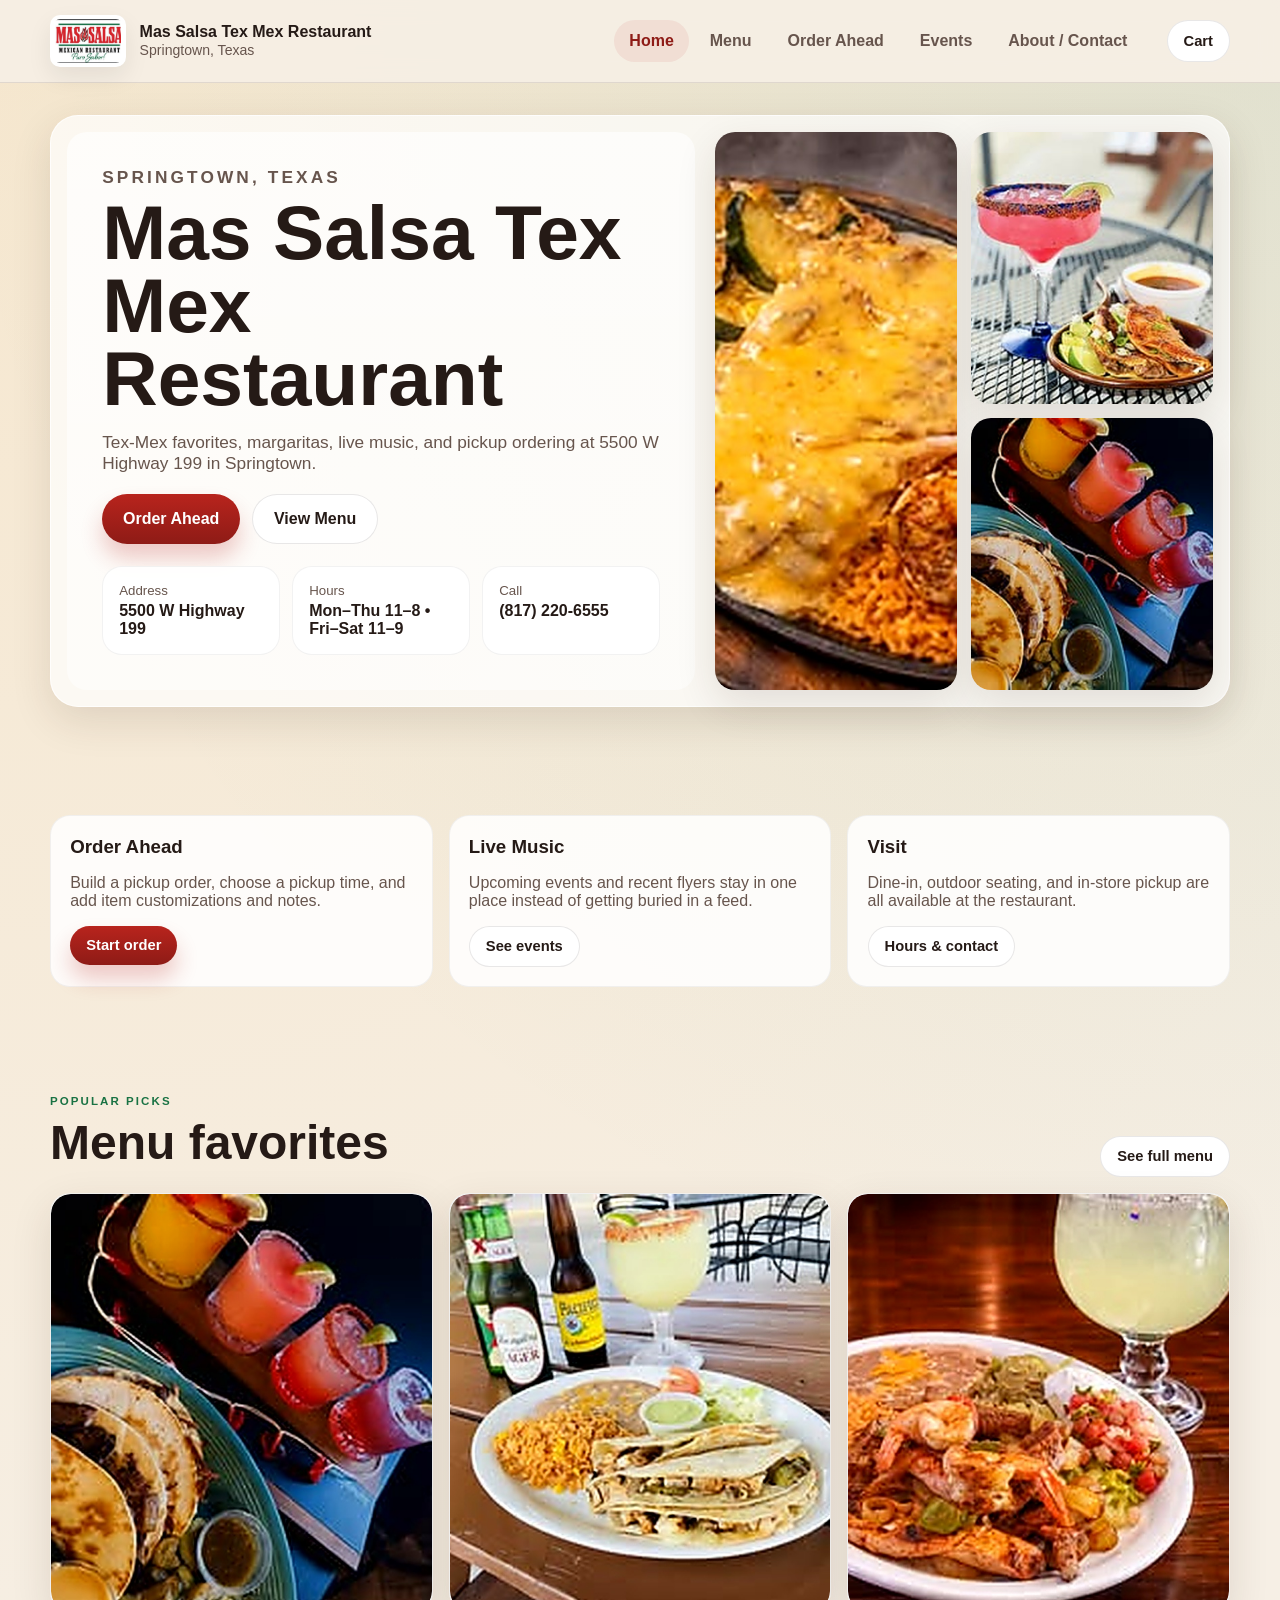
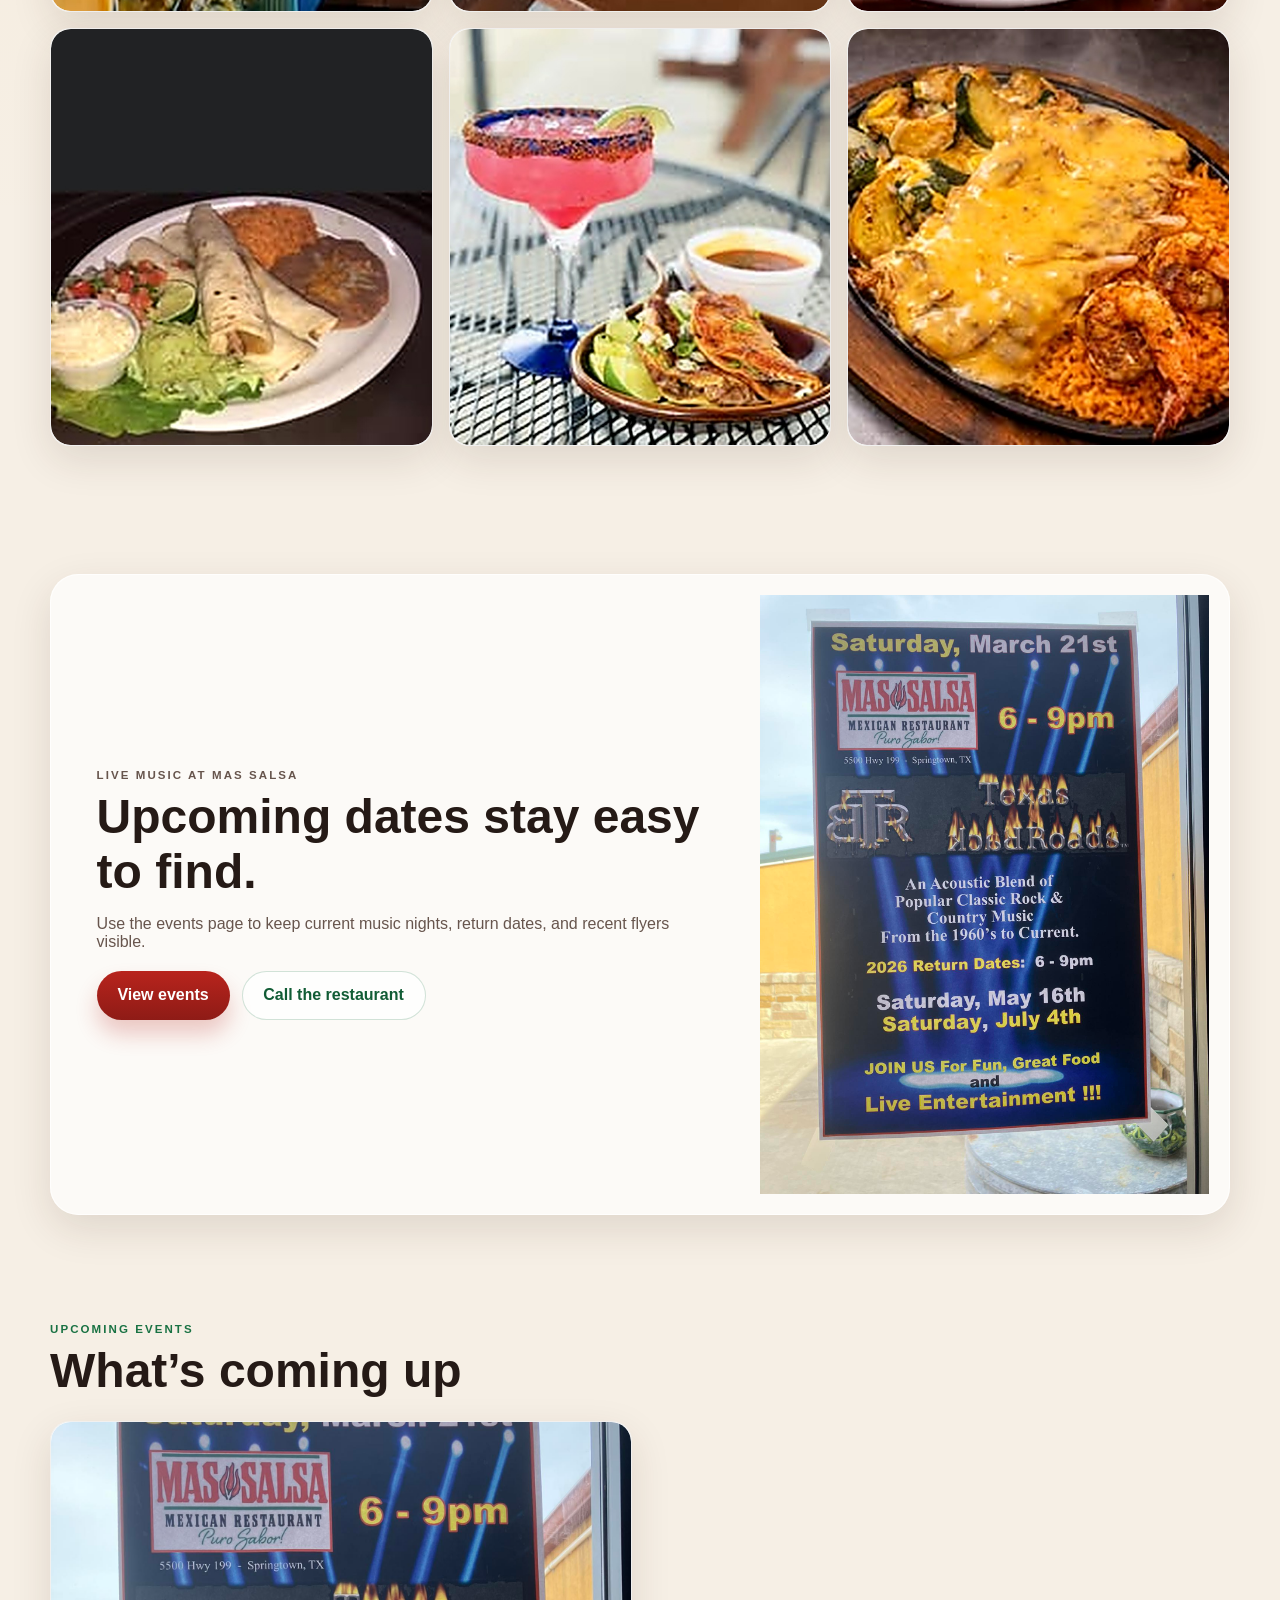
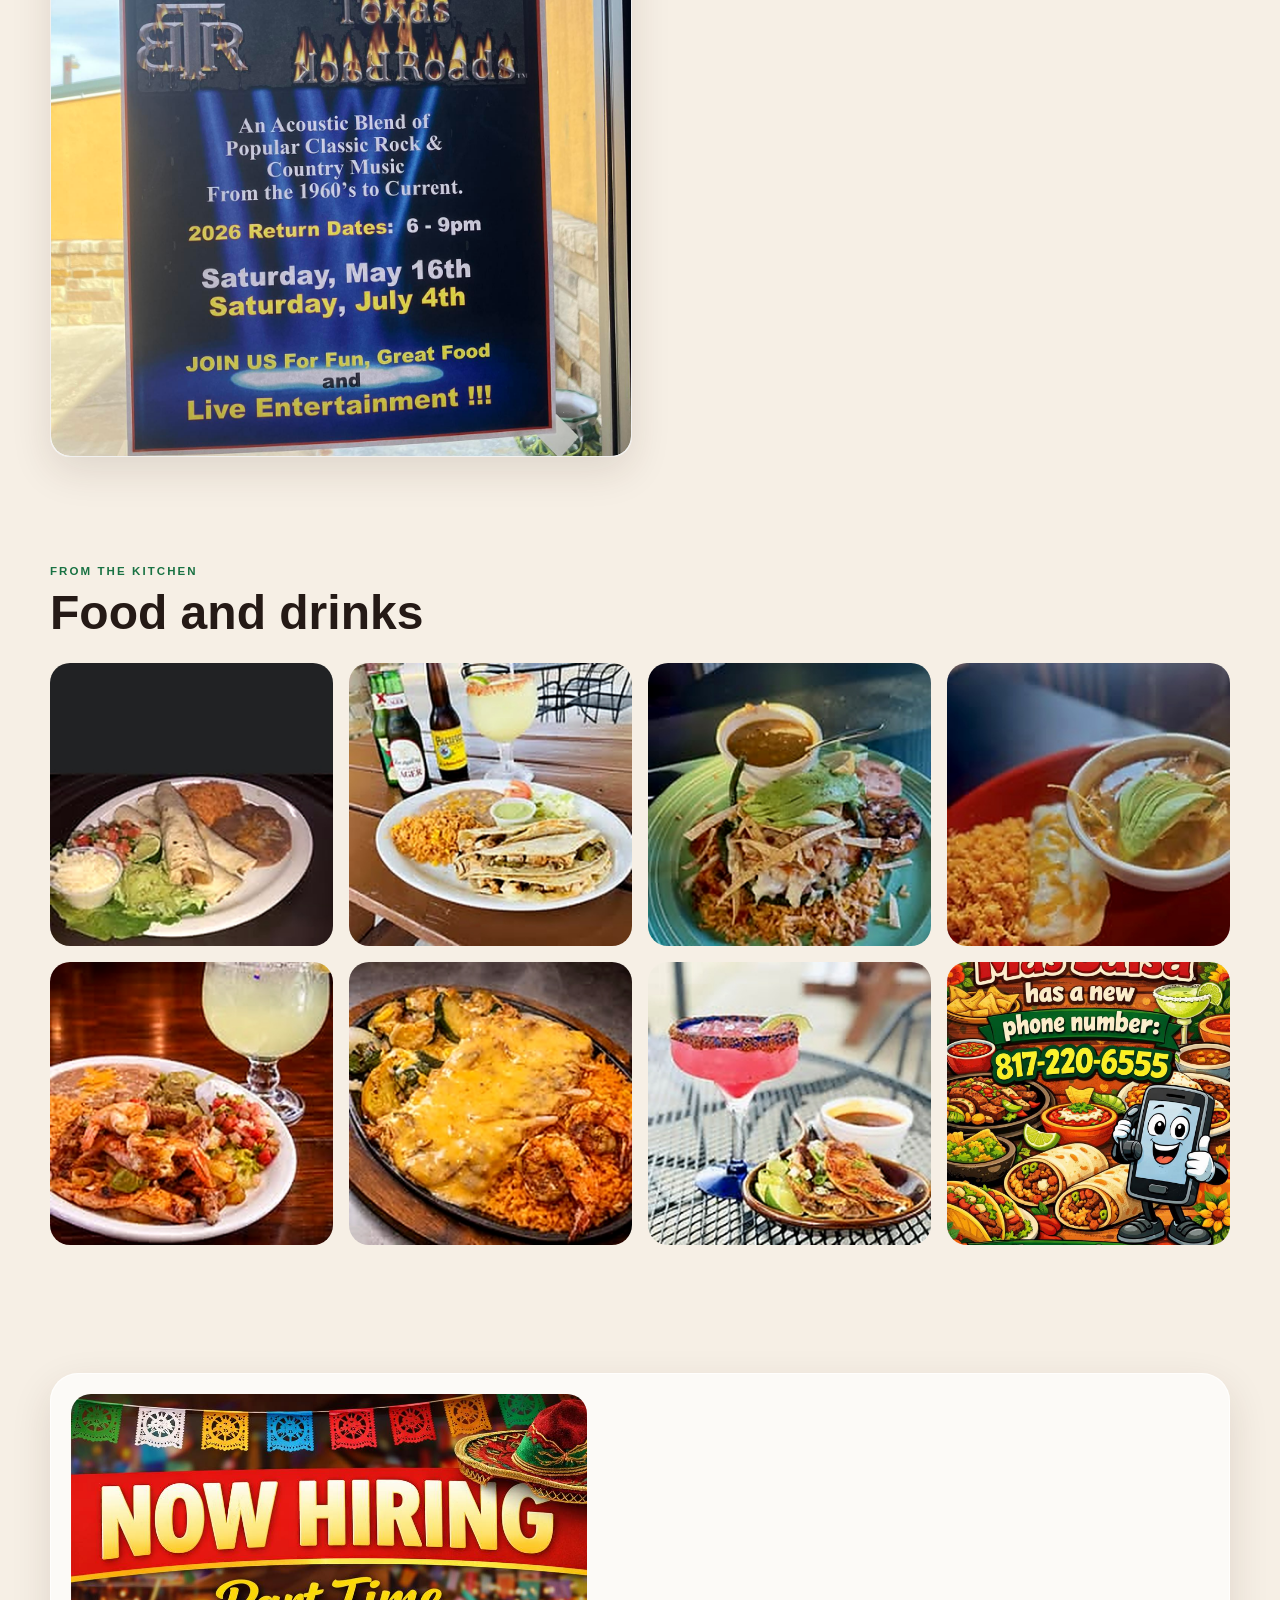
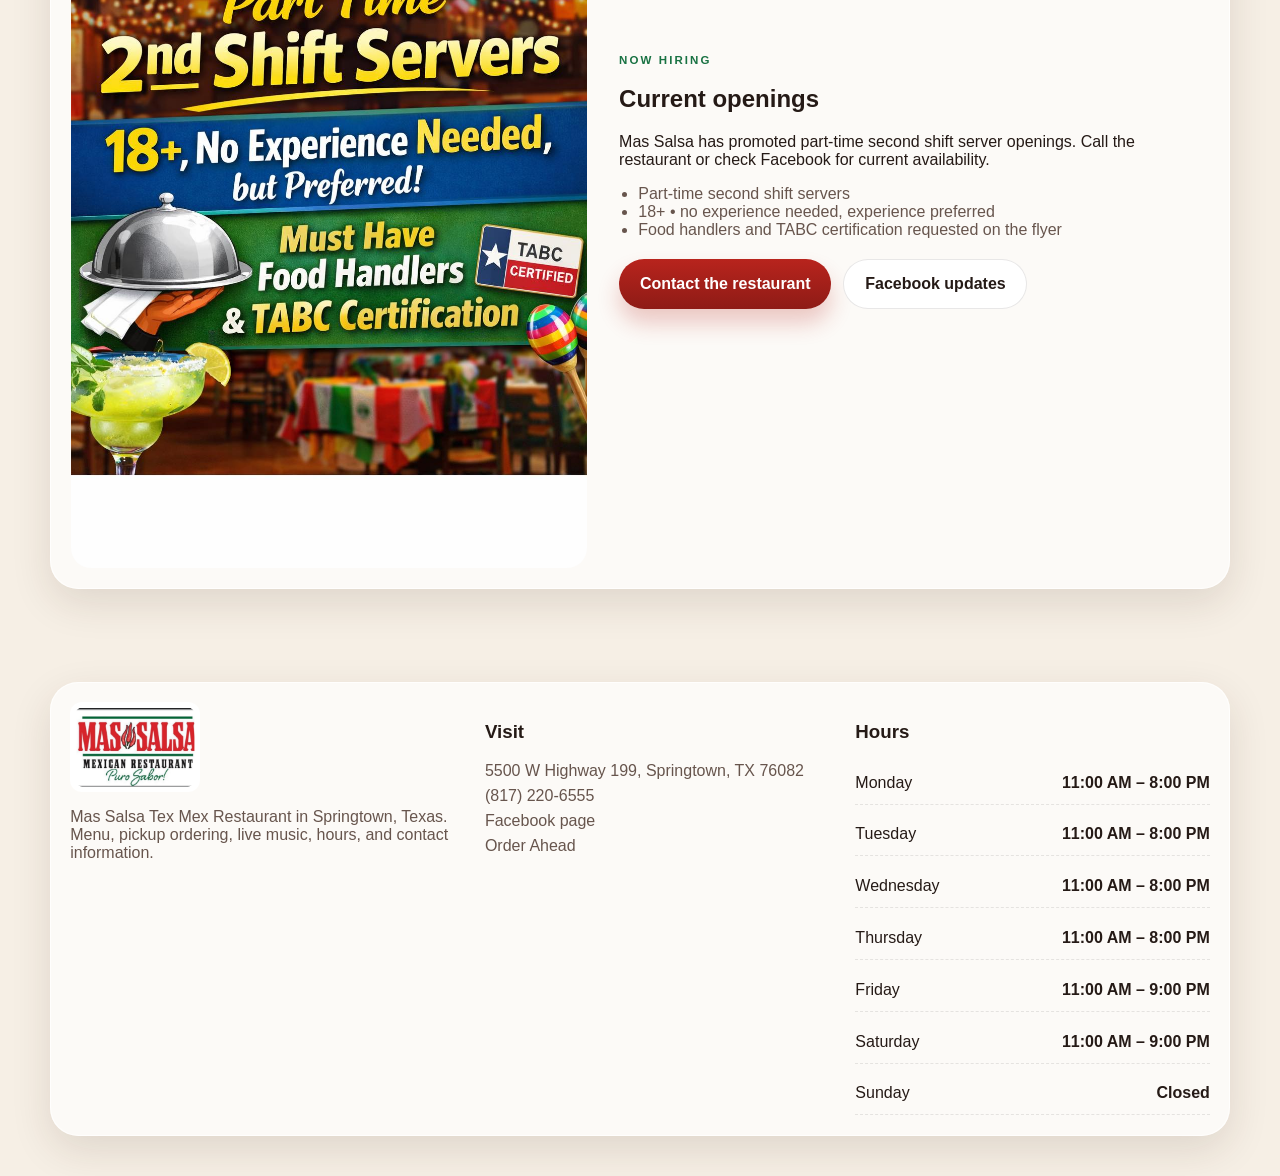
<file: index.html>
<!doctype html>
<html lang="en">
<head>
  <meta charset="utf-8">
  <meta name="viewport" content="width=device-width, initial-scale=1">
  <title>Mas Salsa Tex Mex Restaurant | Springtown, TX</title>
  <meta name="description" content="Mas Salsa Tex Mex Restaurant in Springtown, Texas with menu, pickup ordering, live music, and contact information.">
  <link rel="stylesheet" href="styles.css">
  <script defer src="data.js"></script>
  <script defer src="site.js"></script>
</head>
<body>
  <header class="site-header">
    <div class="container header-inner">
      <a class="brand" href="index.html">
        <img class="brand-mark" src="assets/logo-cropped.jpg" alt="Mas Salsa Tex Mex Restaurant logo">
        <div class="brand-text">
          <strong>Mas Salsa Tex Mex Restaurant</strong>
          <span>Springtown, Texas</span>
        </div>
      </a>
      <nav class="site-nav" data-site-nav>
        <a href="index.html">Home</a>
        <a href="menu.html">Menu</a>
        <a href="order.html">Order Ahead</a>
        <a href="events.html">Events</a>
        <a href="contact.html">About / Contact</a>
      </nav>
      <a class="btn btn-secondary btn-small cart-mini" href="order.html">Cart <span class="cart-badge" data-cart-count>0</span></a>
      <button class="mobile-nav-toggle" data-mobile-nav-toggle aria-label="Toggle menu">
        <span></span><span></span><span></span>
      </button>
    </div>
  </header>

  <main>
    <section class="hero">
      <div class="container">
        <div class="hero-shell section-shell">
          <div class="hero-copy">
            <p class="eyebrow">Springtown, Texas</p>
            <h1>Mas Salsa Tex Mex Restaurant</h1>
            <p>Tex-Mex favorites, margaritas, live music, and pickup ordering at 5500 W Highway 199 in Springtown.</p>
            <div class="hero-actions">
              <a class="btn btn-primary" href="order.html">Order Ahead</a>
              <a class="btn btn-secondary" href="menu.html">View Menu</a>
            </div>
            <div class="hero-meta">
              <div class="meta-card">
                <span>Address</span>
                <strong>5500 W Highway 199</strong>
              </div>
              <div class="meta-card">
                <span>Hours</span>
                <strong>Mon–Thu 11–8 • Fri–Sat 11–9</strong>
              </div>
              <div class="meta-card">
                <span>Call</span>
                <strong>(817) 220-6555</strong>
              </div>
            </div>
          </div>
          <div class="hero-media">
            <img class="tile tall" src="assets/food-skillet.jpg" alt="Mas Salsa skillet plate">
            <img class="tile" src="assets/food-margarita-quesadilla.jpg" alt="Margarita and quesadilla">
            <img class="tile" src="assets/food-flight-tacos.jpg" alt="Drinks and tacos">
          </div>
        </div>
      </div>
    </section>

    <section class="section-tight">
      <div class="container info-strip">
        <article class="info-card">
          <h3>Order Ahead</h3>
          <p>Build a pickup order, choose a pickup time, and add item customizations and notes.</p>
          <a class="btn btn-small btn-primary" href="order.html">Start order</a>
        </article>
        <article class="info-card">
          <h3>Live Music</h3>
          <p>Upcoming events and recent flyers stay in one place instead of getting buried in a feed.</p>
          <a class="btn btn-small btn-secondary" href="events.html">See events</a>
        </article>
        <article class="info-card">
          <h3>Visit</h3>
          <p>Dine-in, outdoor seating, and in-store pickup are all available at the restaurant.</p>
          <a class="btn btn-small btn-secondary" href="contact.html">Hours & contact</a>
        </article>
      </div>
    </section>

    <section class="section">
      <div class="container">
        <div class="section-heading">
          <div>
            <p class="eyebrow">Popular picks</p>
            <h2>Menu favorites</h2>
          </div>
          <a class="btn btn-secondary btn-small" href="menu.html">See full menu</a>
        </div>
        <div class="feature-grid" data-render="featured-items"></div>
      </div>
    </section>

    <section class="section">
      <div class="container section-shell">
        <div class="cta-band">
          <div class="cta-copy">
            <p class="eyebrow">Live music at Mas Salsa</p>
            <h2>Upcoming dates stay easy to find.</h2>
            <p>Use the events page to keep current music nights, return dates, and recent flyers visible.</p>
            <div class="inline-actions">
              <a class="btn btn-primary" href="events.html">View events</a>
              <a class="btn btn-ghost" href="contact.html">Call the restaurant</a>
            </div>
          </div>
          <div class="cta-image">
            <img src="assets/event-texas-backroads.jpg" alt="Texas Backroads event flyer at Mas Salsa">
          </div>
        </div>
      </div>
    </section>

    <section class="section-tight">
      <div class="container">
        <div class="section-heading">
          <div>
            <p class="eyebrow">Upcoming events</p>
            <h2>What’s coming up</h2>
          </div>
        </div>
        <div class="event-grid" data-render="upcoming-events"></div>
      </div>
    </section>

    <section class="section">
      <div class="container">
        <div class="section-heading">
          <div>
            <p class="eyebrow">From the kitchen</p>
            <h2>Food and drinks</h2>
          </div>
        </div>
        <div class="gallery-grid">
          <img src="assets/food-burrito-plate.jpg" alt="Burrito plate">
          <img src="assets/food-tacos-beer.jpg" alt="Tacos plate with drinks">
          <img src="assets/food-loaded-plate.jpg" alt="Loaded Tex-Mex plate">
          <img src="assets/food-soup-plate.jpg" alt="Soup and enchilada plate">
          <img src="assets/food-shrimp-plate.jpg" alt="Shrimp plate">
          <img src="assets/food-skillet.jpg" alt="Skillet plate">
          <img src="assets/food-margarita-quesadilla.jpg" alt="Margarita with quesadilla">
          <img src="assets/phone-poster.jpg" alt="Mas Salsa pickup order poster">
        </div>
      </div>
    </section>

    <section class="section">
      <div class="container section-shell">
        <div class="hiring-banner">
          <img src="assets/hiring.jpg" alt="Now hiring flyer">
          <div class="hiring-copy">
            <p class="eyebrow">Now hiring</p>
            <h2>Current openings</h2>
            <p>Mas Salsa has promoted part-time second shift server openings. Call the restaurant or check Facebook for current availability.</p>
            <ul>
              <li>Part-time second shift servers</li>
              <li>18+ • no experience needed, experience preferred</li>
              <li>Food handlers and TABC certification requested on the flyer</li>
            </ul>
            <div class="inline-actions">
              <a class="btn btn-primary" href="contact.html">Contact the restaurant</a>
              <a class="btn btn-secondary" data-facebook target="_blank" rel="noreferrer">Facebook updates</a>
            </div>
          </div>
        </div>
      </div>
    </section>
  </main>

  <footer class="footer">
    <div class="container">
      <div class="footer-shell section-shell">
        <div>
          <img class="footer-logo" src="assets/logo-cropped.jpg" alt="Mas Salsa logo">
          <p>Mas Salsa Tex Mex Restaurant in Springtown, Texas. Menu, pickup ordering, live music, hours, and contact information.</p>
        </div>
        <div>
          <h3>Visit</h3>
          <ul>
            <li><a data-maps target="_blank" rel="noreferrer">5500 W Highway 199, Springtown, TX 76082</a></li>
            <li><a data-phone-href><span data-phone>(817) 220-6555</span></a></li>
            <li><a data-facebook target="_blank" rel="noreferrer">Facebook page</a></li>
            <li><a href="order.html">Order Ahead</a></li>
          </ul>
        </div>
        <div>
          <h3>Hours</h3>
          <div class="hours-panel" data-render="hours"></div>
        </div>
      </div>
    </div>
  </footer>
</body>
</html>
</file>
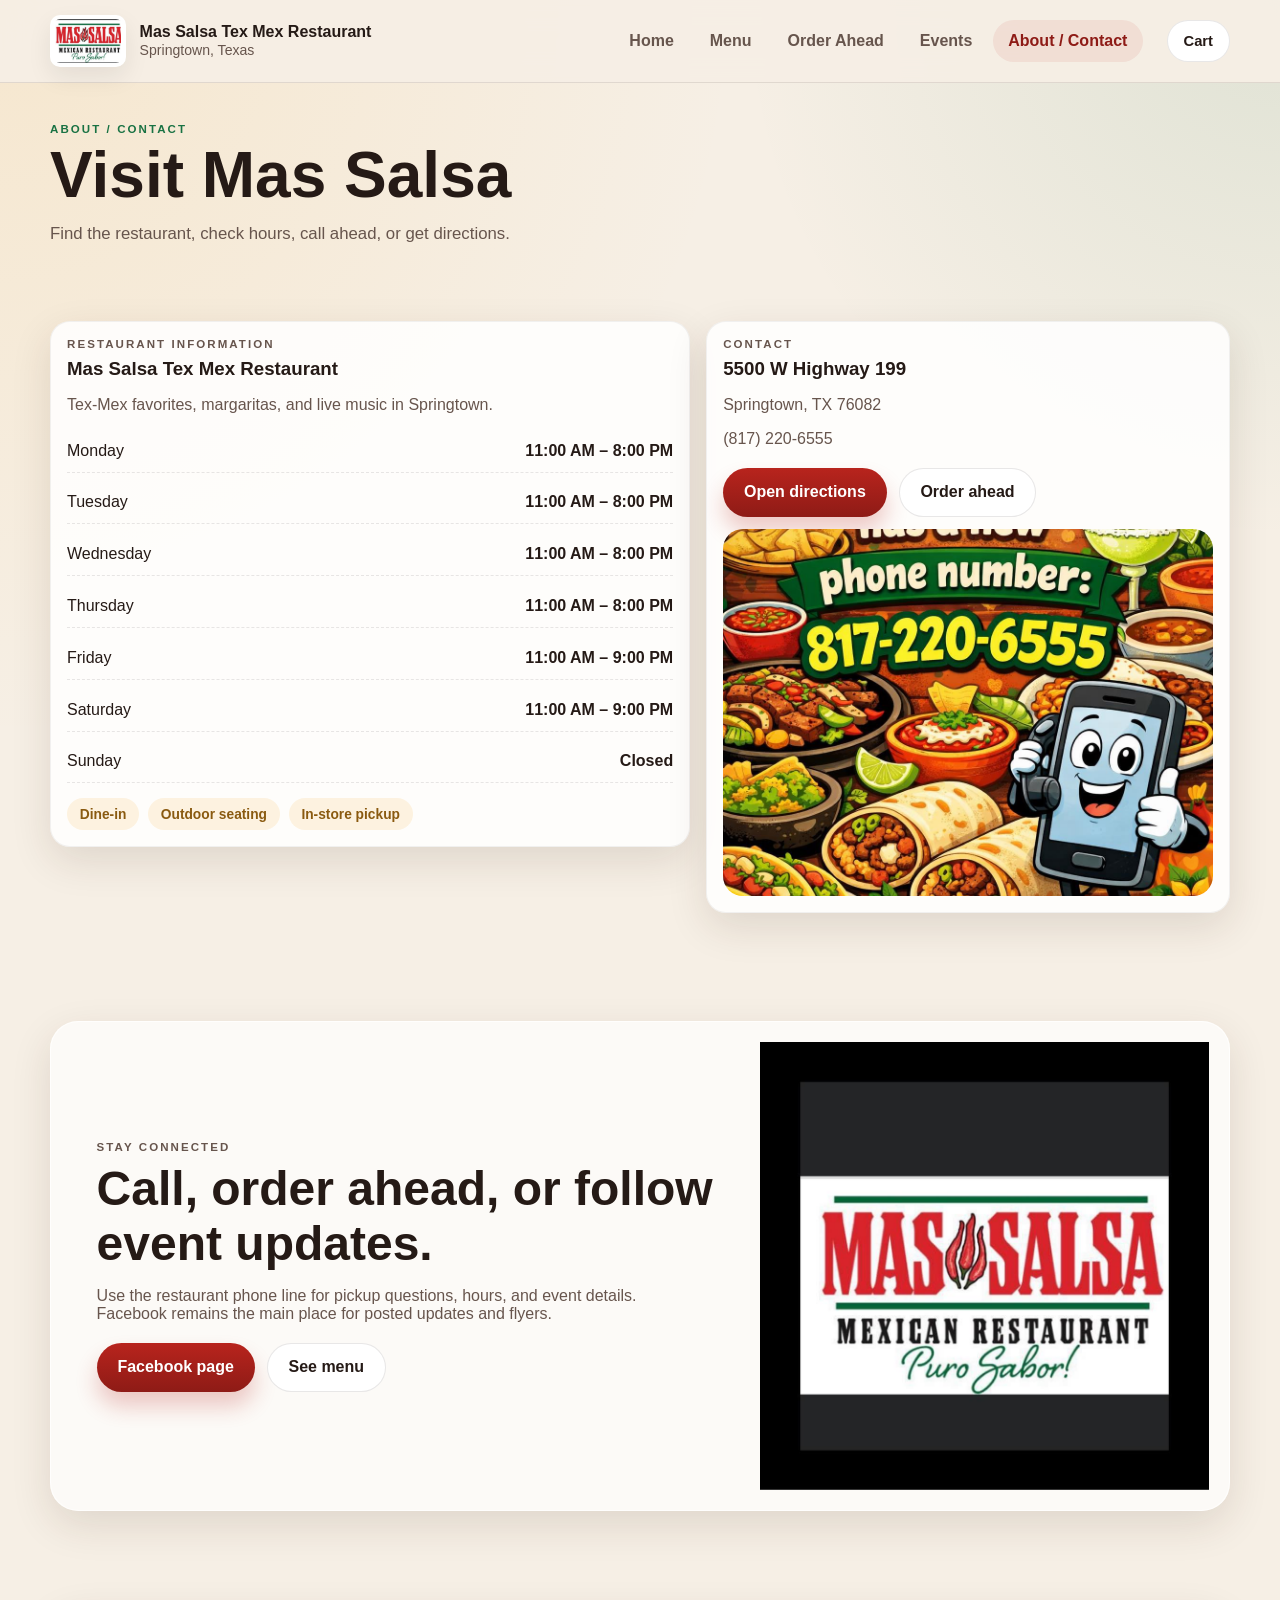
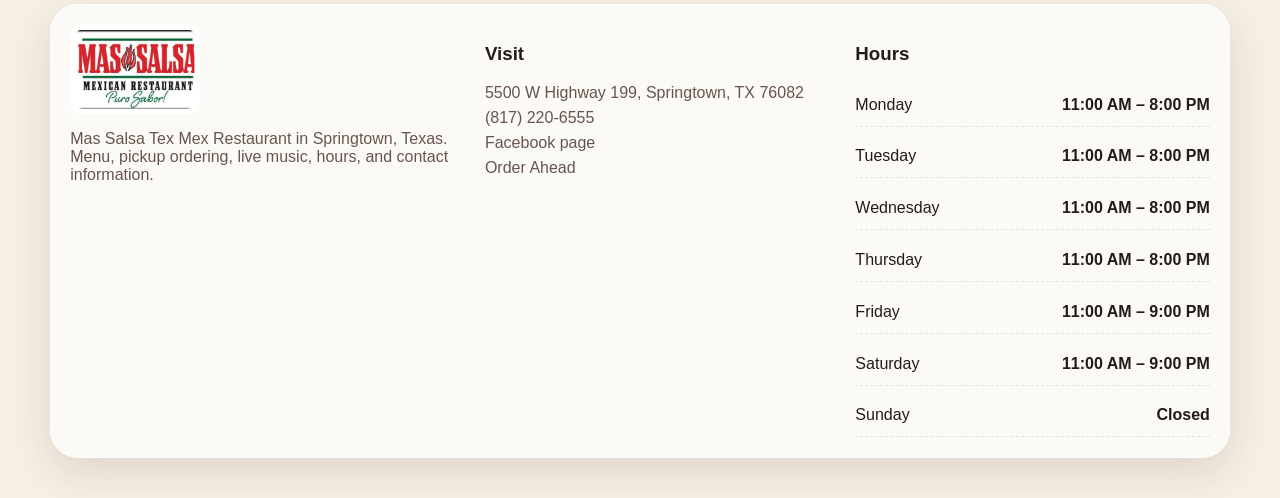
<file: contact.html>
<!doctype html>
<html lang="en">
<head>
  <meta charset="utf-8">
  <meta name="viewport" content="width=device-width, initial-scale=1">
  <title>About / Contact | Mas Salsa Tex Mex Restaurant</title>
  <meta name="description" content="Hours, address, phone number, and contact information for Mas Salsa Tex Mex Restaurant in Springtown, Texas.">
  <link rel="stylesheet" href="styles.css">
  <script defer src="data.js"></script>
  <script defer src="site.js"></script>
</head>
<body>
  <header class="site-header">
    <div class="container header-inner">
      <a class="brand" href="index.html">
        <img class="brand-mark" src="assets/logo-cropped.jpg" alt="Mas Salsa Tex Mex Restaurant logo">
        <div class="brand-text">
          <strong>Mas Salsa Tex Mex Restaurant</strong>
          <span>Springtown, Texas</span>
        </div>
      </a>
      <nav class="site-nav" data-site-nav>
        <a href="index.html">Home</a>
        <a href="menu.html">Menu</a>
        <a href="order.html">Order Ahead</a>
        <a href="events.html">Events</a>
        <a href="contact.html">About / Contact</a>
      </nav>
      <a class="btn btn-secondary btn-small cart-mini" href="order.html">Cart <span class="cart-badge" data-cart-count>0</span></a>
      <button class="mobile-nav-toggle" data-mobile-nav-toggle aria-label="Toggle menu">
        <span></span><span></span><span></span>
      </button>
    </div>
  </header>

  <main>
    <section class="page-hero">
      <div class="container">
        <p class="eyebrow">About / Contact</p>
        <h1 class="page-title">Visit Mas Salsa</h1>
        <p class="page-intro">Find the restaurant, check hours, call ahead, or get directions.</p>
      </div>
    </section>

    <section class="section-tight">
      <div class="container contact-grid">
        <article class="contact-card">
          <p class="eyebrow">Restaurant information</p>
          <h3>Mas Salsa Tex Mex Restaurant</h3>
          <p>Tex-Mex favorites, margaritas, and live music in Springtown.</p>
          <div class="hours-panel" data-render="hours"></div>
          <div class="service-list">
            <span>Dine-in</span>
            <span>Outdoor seating</span>
            <span>In-store pickup</span>
          </div>
        </article>

        <article class="contact-card">
          <p class="eyebrow">Contact</p>
          <h3>5500 W Highway 199</h3>
          <p>Springtown, TX 76082</p>
          <p><a data-phone-href><span data-phone>(817) 220-6555</span></a></p>
          <div class="inline-actions">
            <a class="btn btn-primary" data-maps target="_blank" rel="noreferrer">Open directions</a>
            <a class="btn btn-secondary" href="order.html">Order ahead</a>
          </div>
          <img src="assets/phone-poster.jpg" alt="Phone number pickup poster">
        </article>
      </div>
    </section>

    <section class="section">
      <div class="container section-shell">
        <div class="cta-band">
          <div class="cta-copy">
            <p class="eyebrow">Stay connected</p>
            <h2>Call, order ahead, or follow event updates.</h2>
            <p>Use the restaurant phone line for pickup questions, hours, and event details. Facebook remains the main place for posted updates and flyers.</p>
            <div class="inline-actions">
              <a class="btn btn-primary" data-facebook target="_blank" rel="noreferrer">Facebook page</a>
              <a class="btn btn-secondary" href="menu.html">See menu</a>
            </div>
          </div>
          <div class="cta-image">
            <img src="assets/logo-full.jpg" alt="Mas Salsa logo">
          </div>
        </div>
      </div>
    </section>
  </main>

  <footer class="footer">
    <div class="container">
      <div class="footer-shell section-shell">
        <div>
          <img class="footer-logo" src="assets/logo-cropped.jpg" alt="Mas Salsa logo">
          <p>Mas Salsa Tex Mex Restaurant in Springtown, Texas. Menu, pickup ordering, live music, hours, and contact information.</p>
        </div>
        <div>
          <h3>Visit</h3>
          <ul>
            <li><a data-maps target="_blank" rel="noreferrer">5500 W Highway 199, Springtown, TX 76082</a></li>
            <li><a data-phone-href><span data-phone>(817) 220-6555</span></a></li>
            <li><a data-facebook target="_blank" rel="noreferrer">Facebook page</a></li>
            <li><a href="order.html">Order Ahead</a></li>
          </ul>
        </div>
        <div>
          <h3>Hours</h3>
          <div class="hours-panel" data-render="hours"></div>
        </div>
      </div>
    </div>
  </footer>
</body>
</html>
</file>
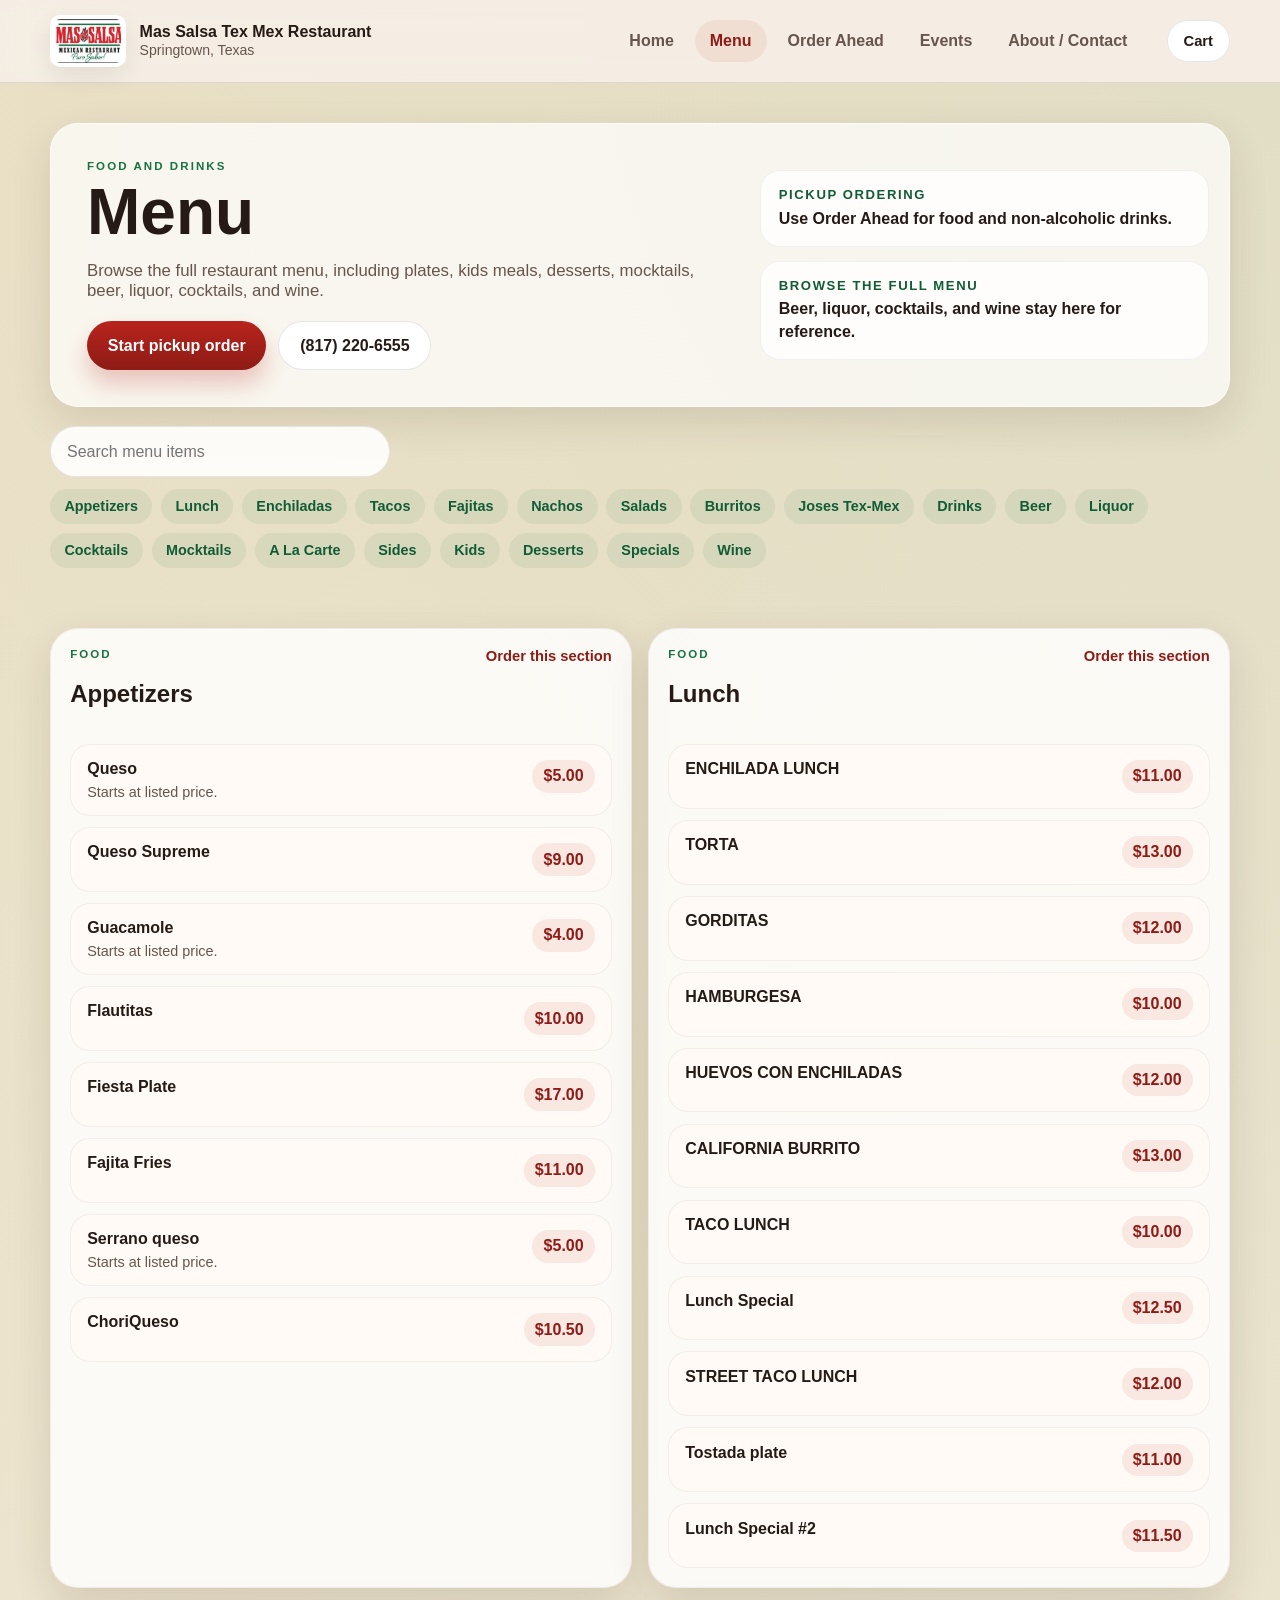
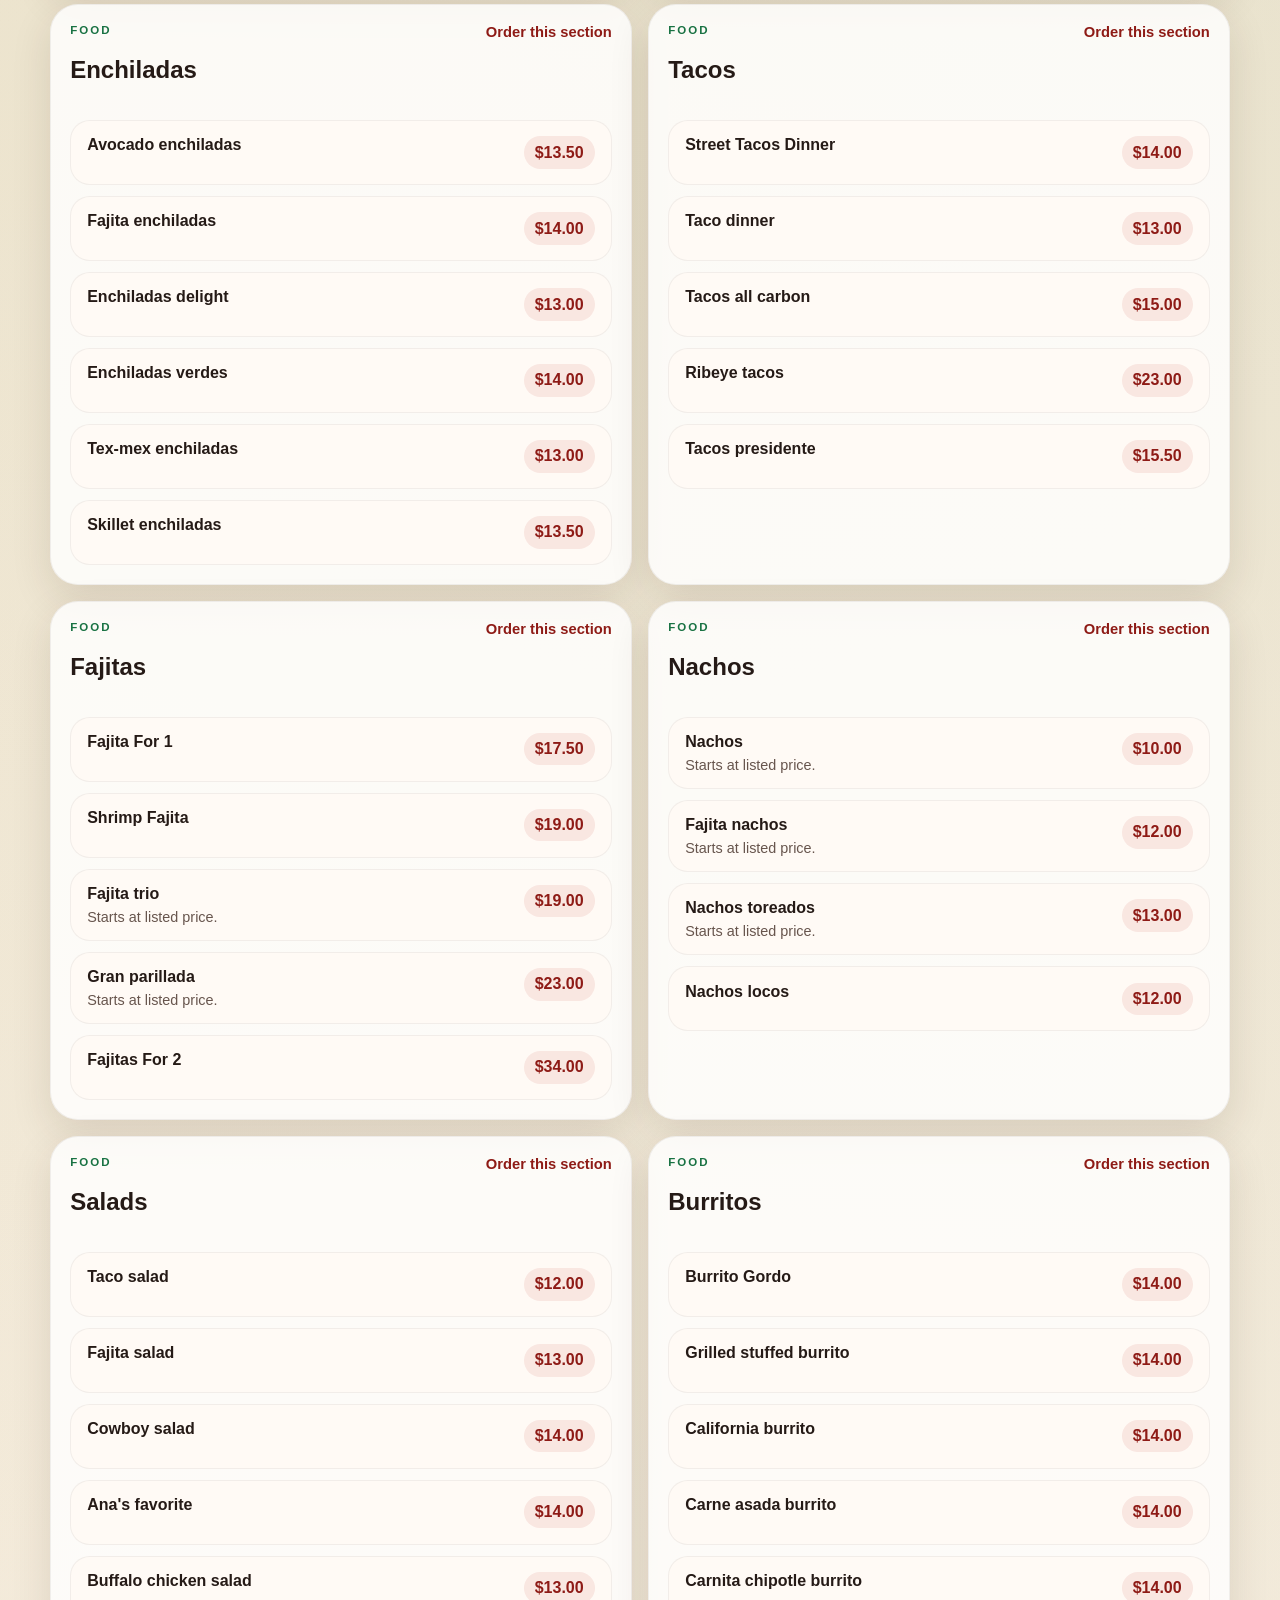
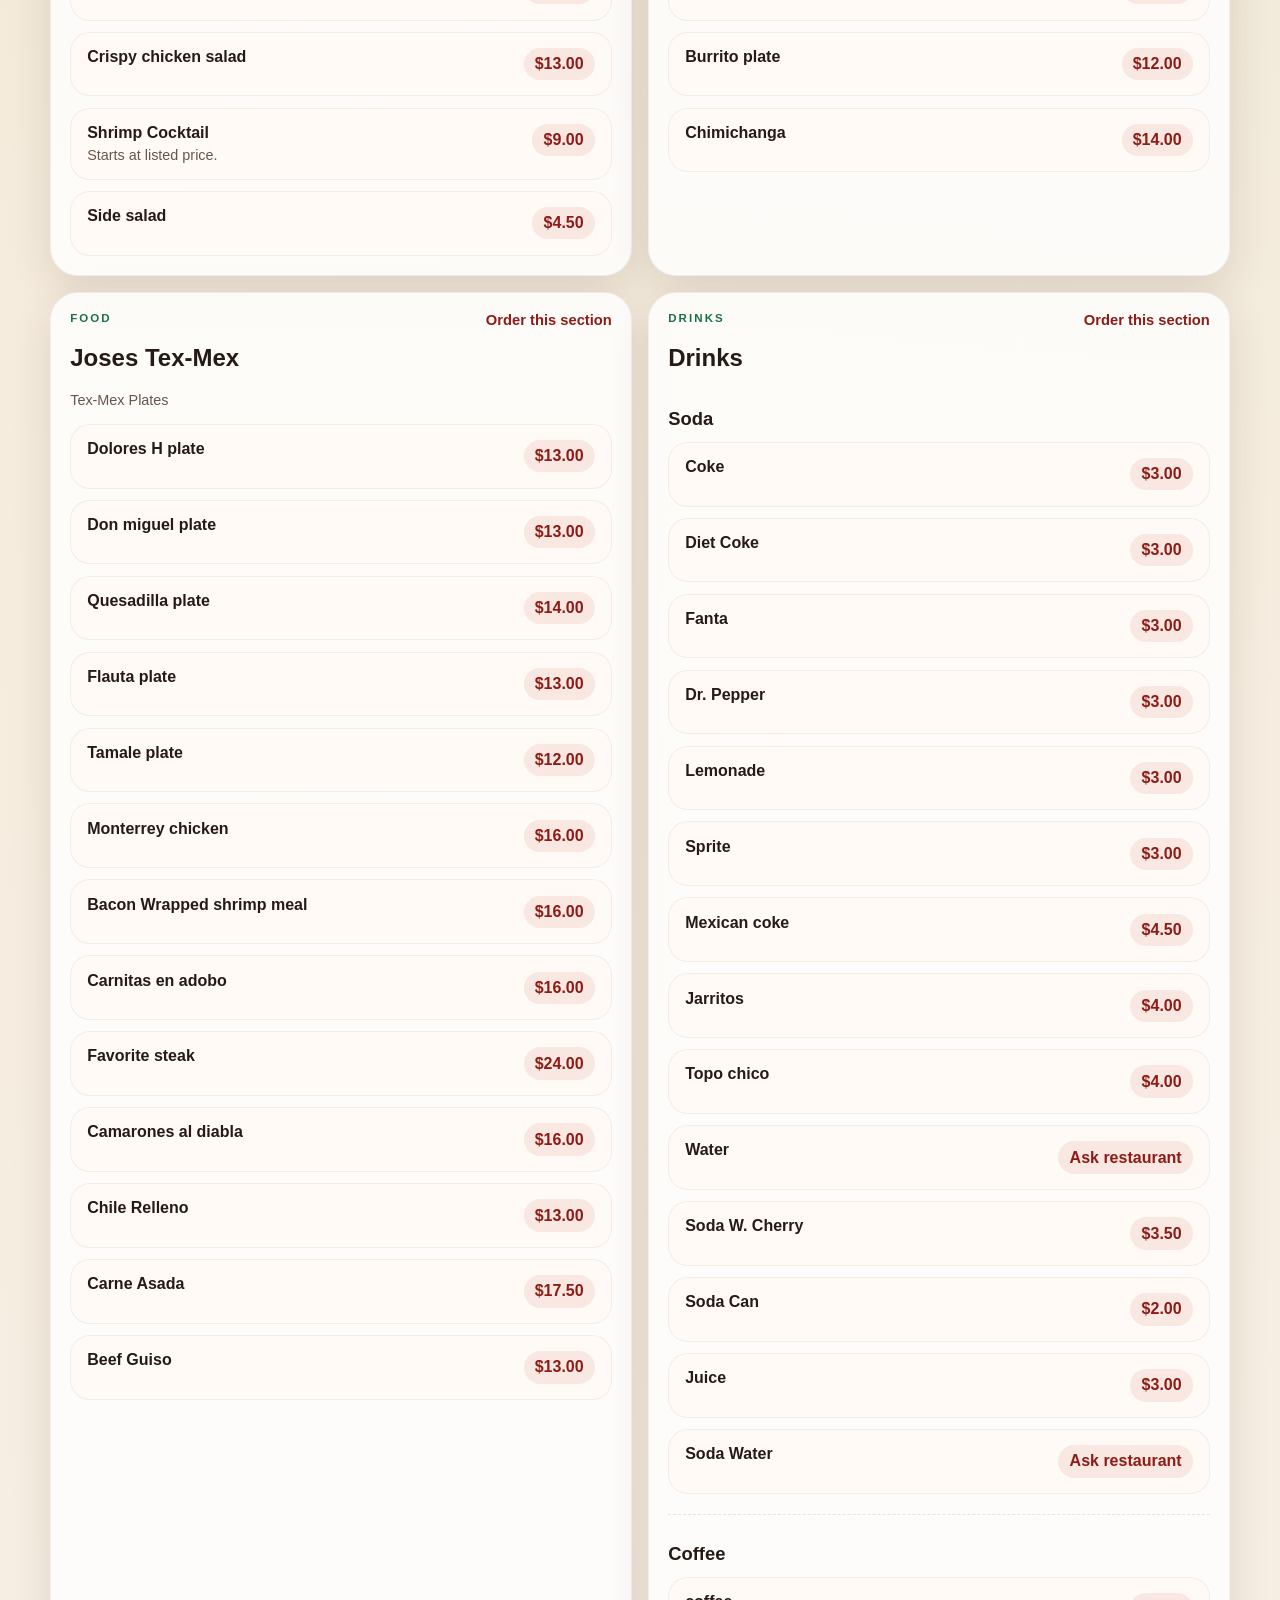
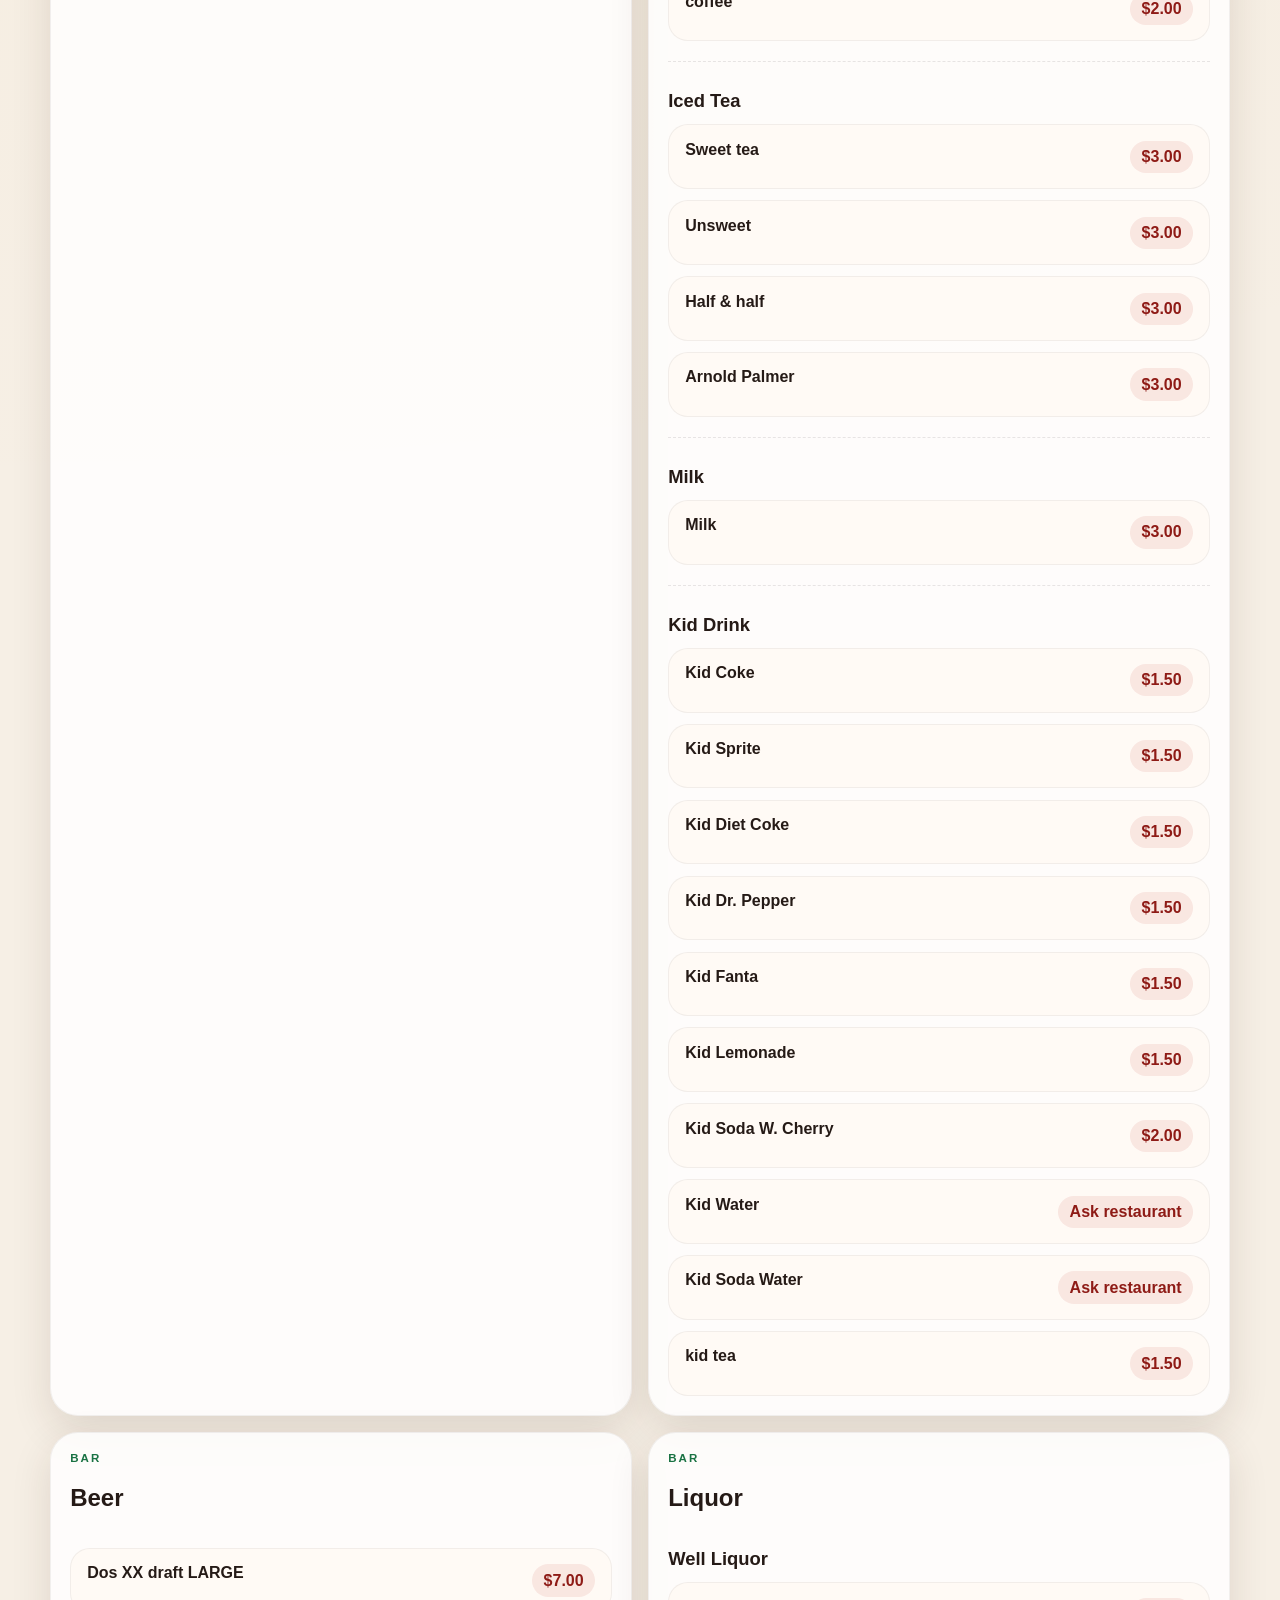
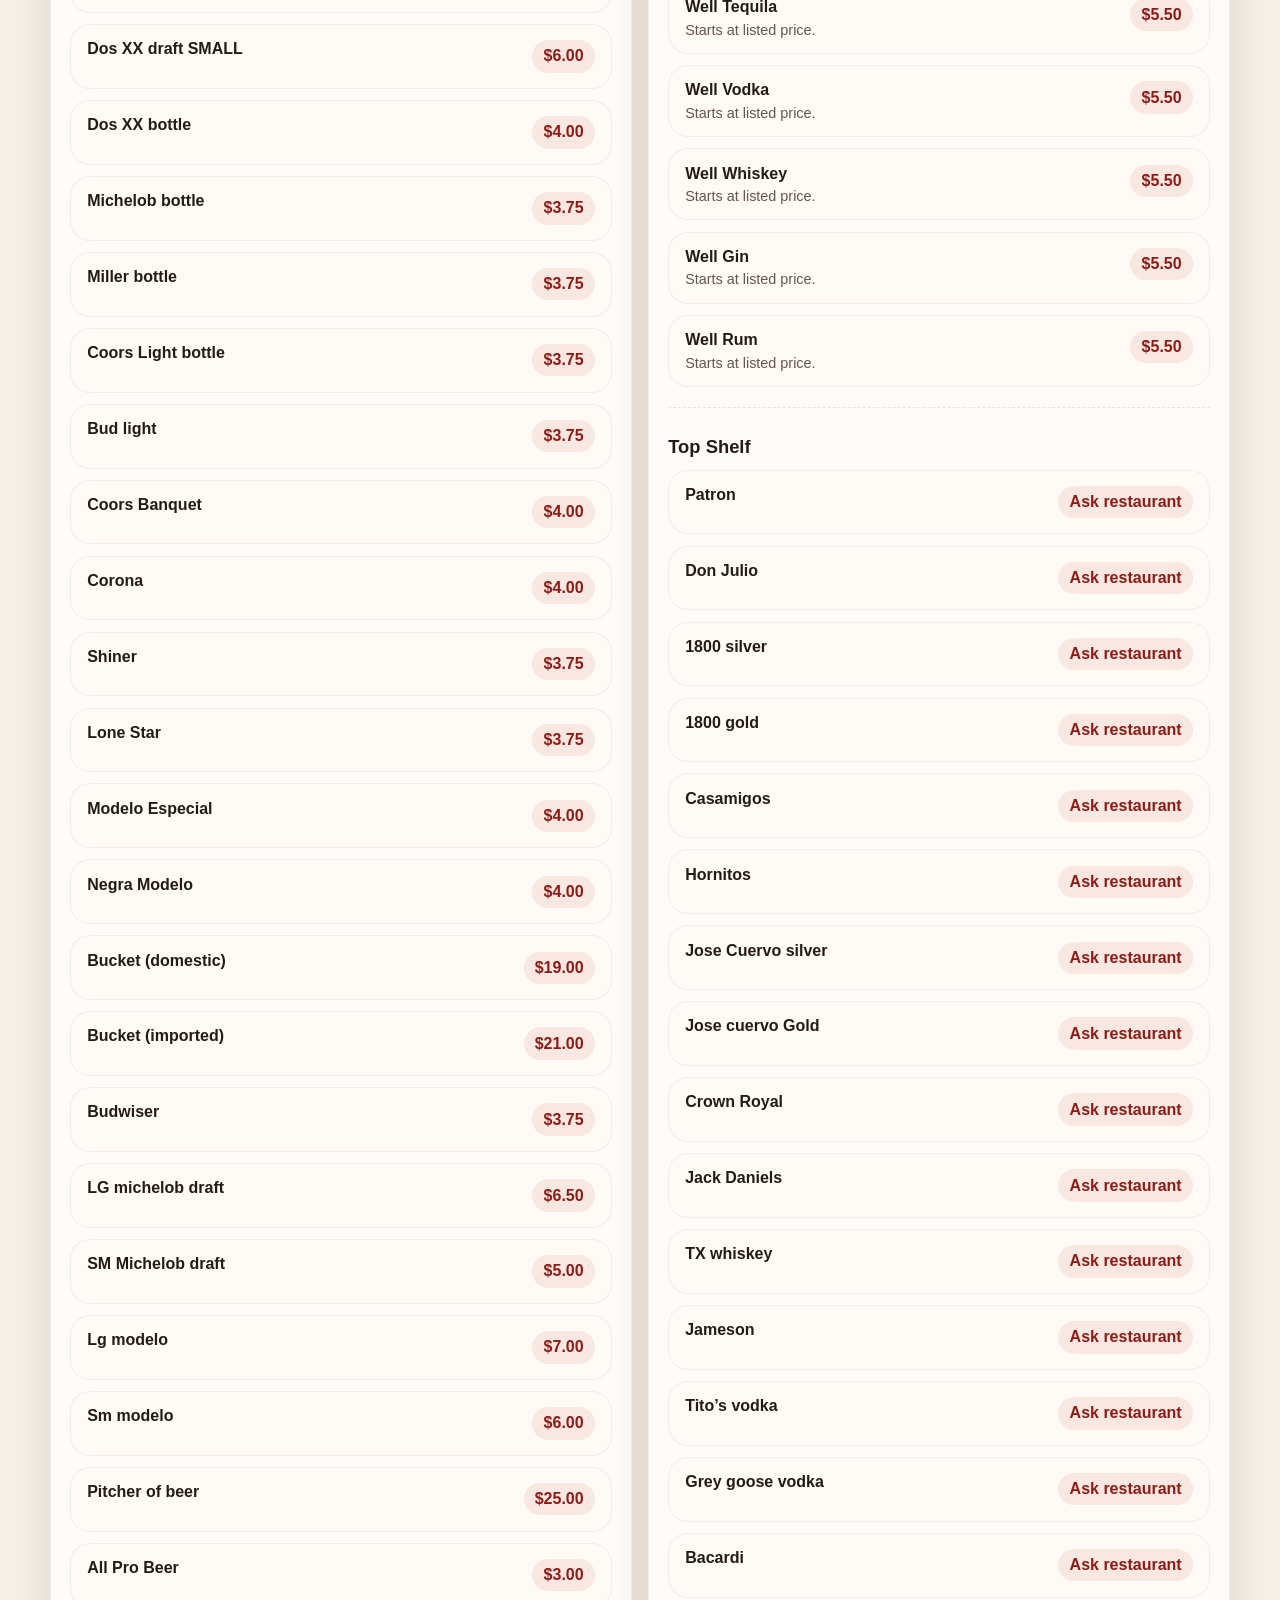
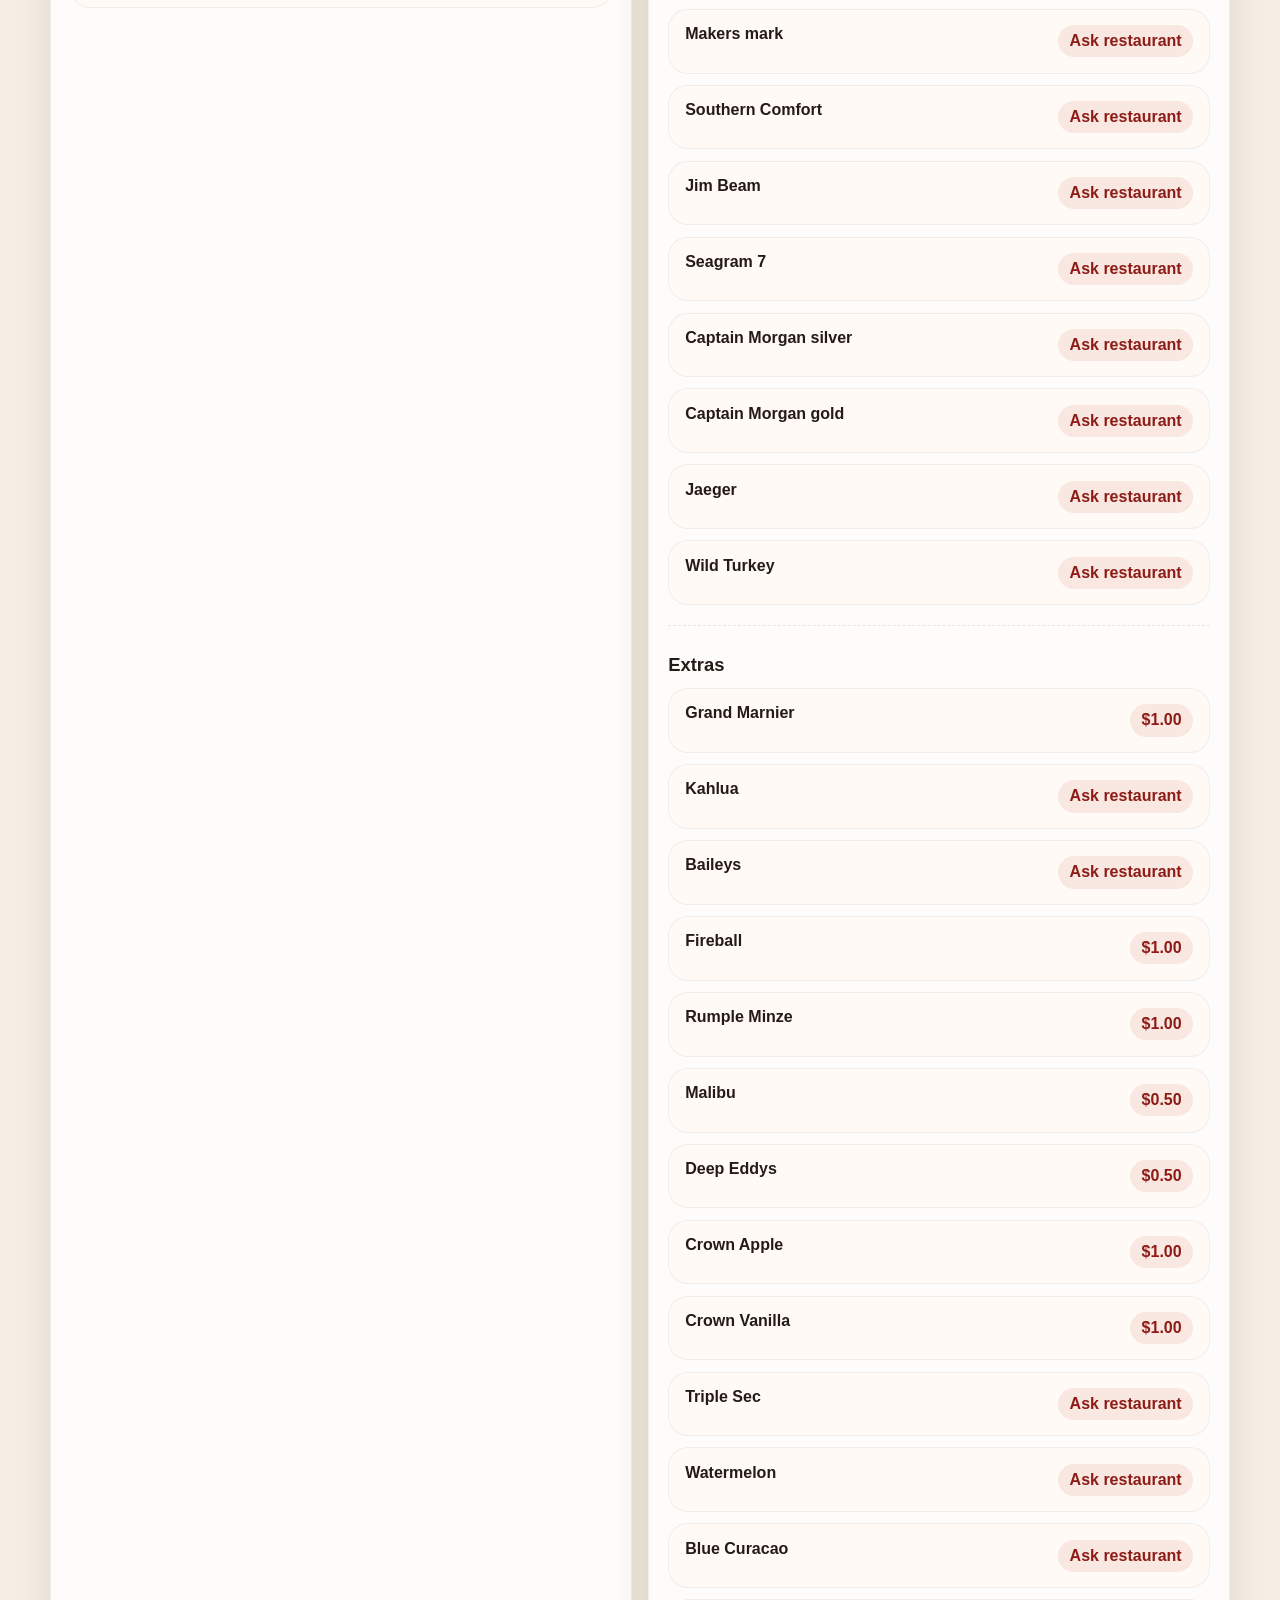
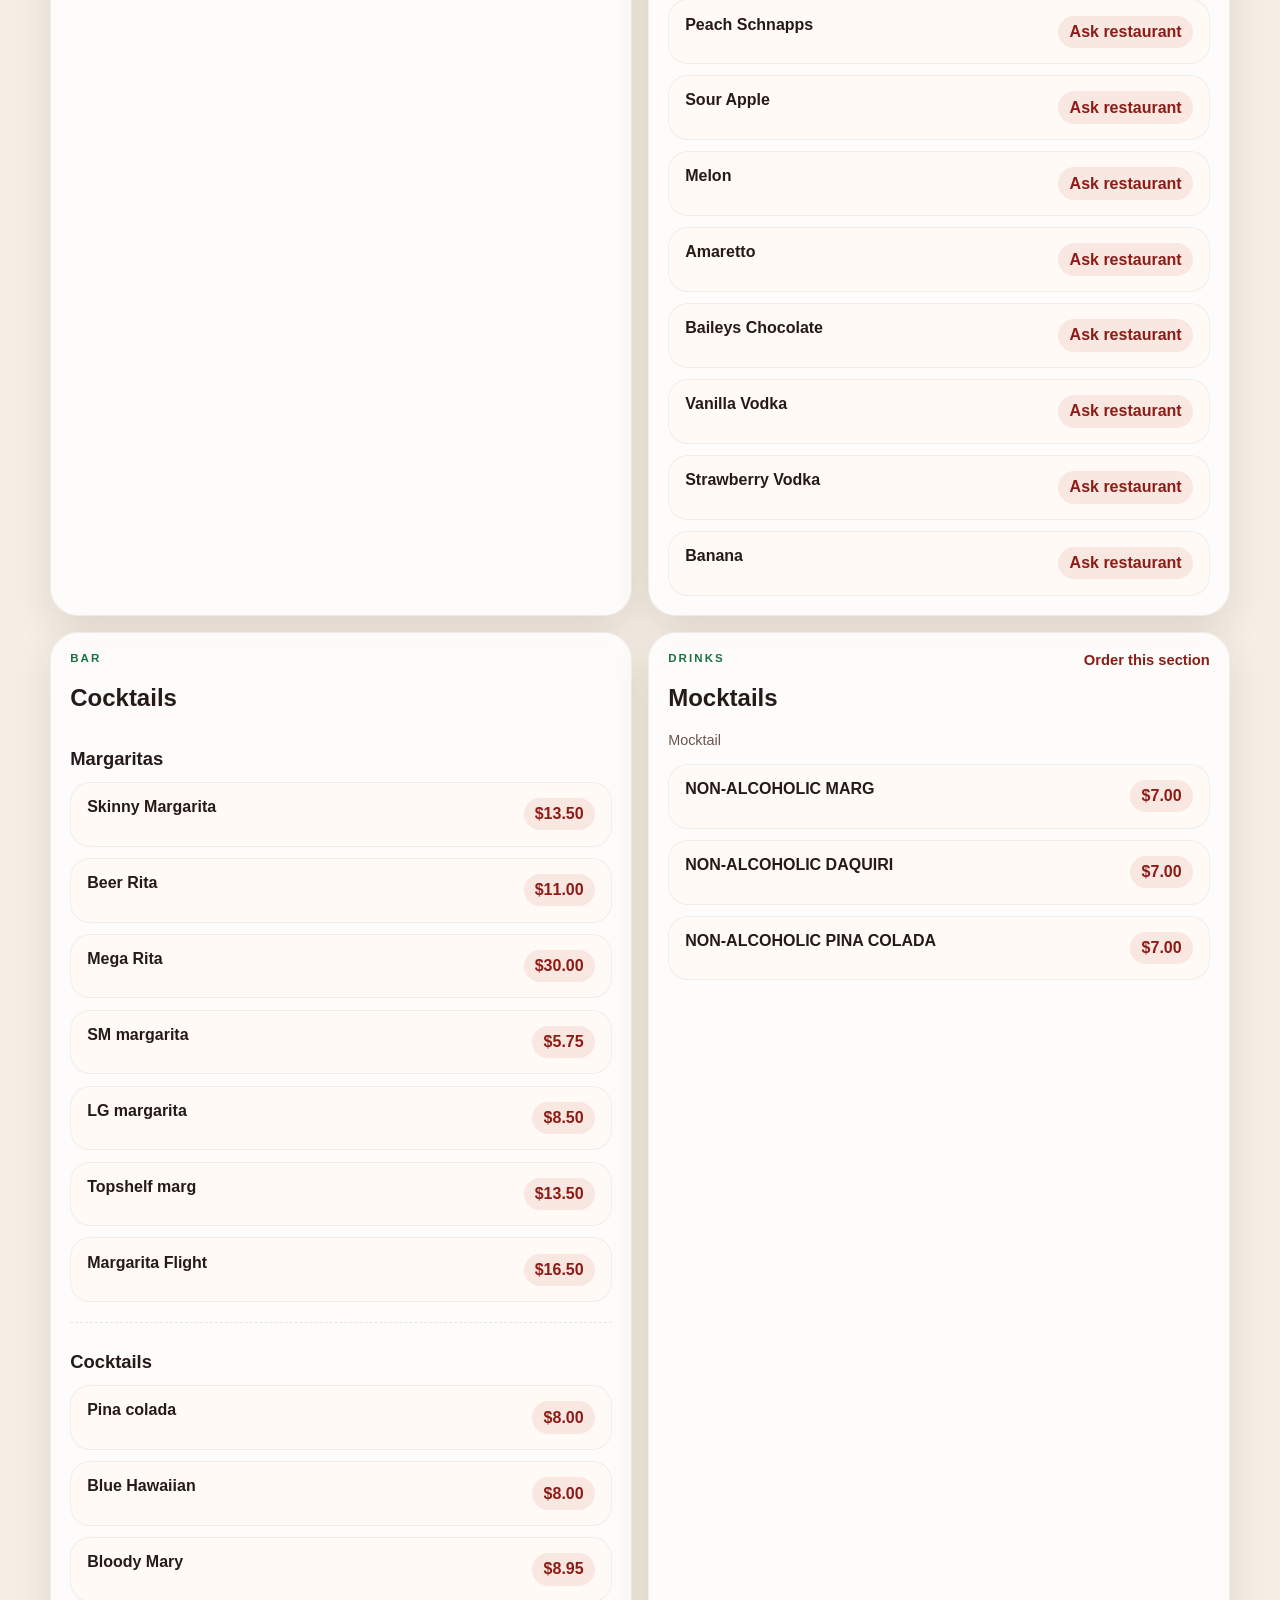
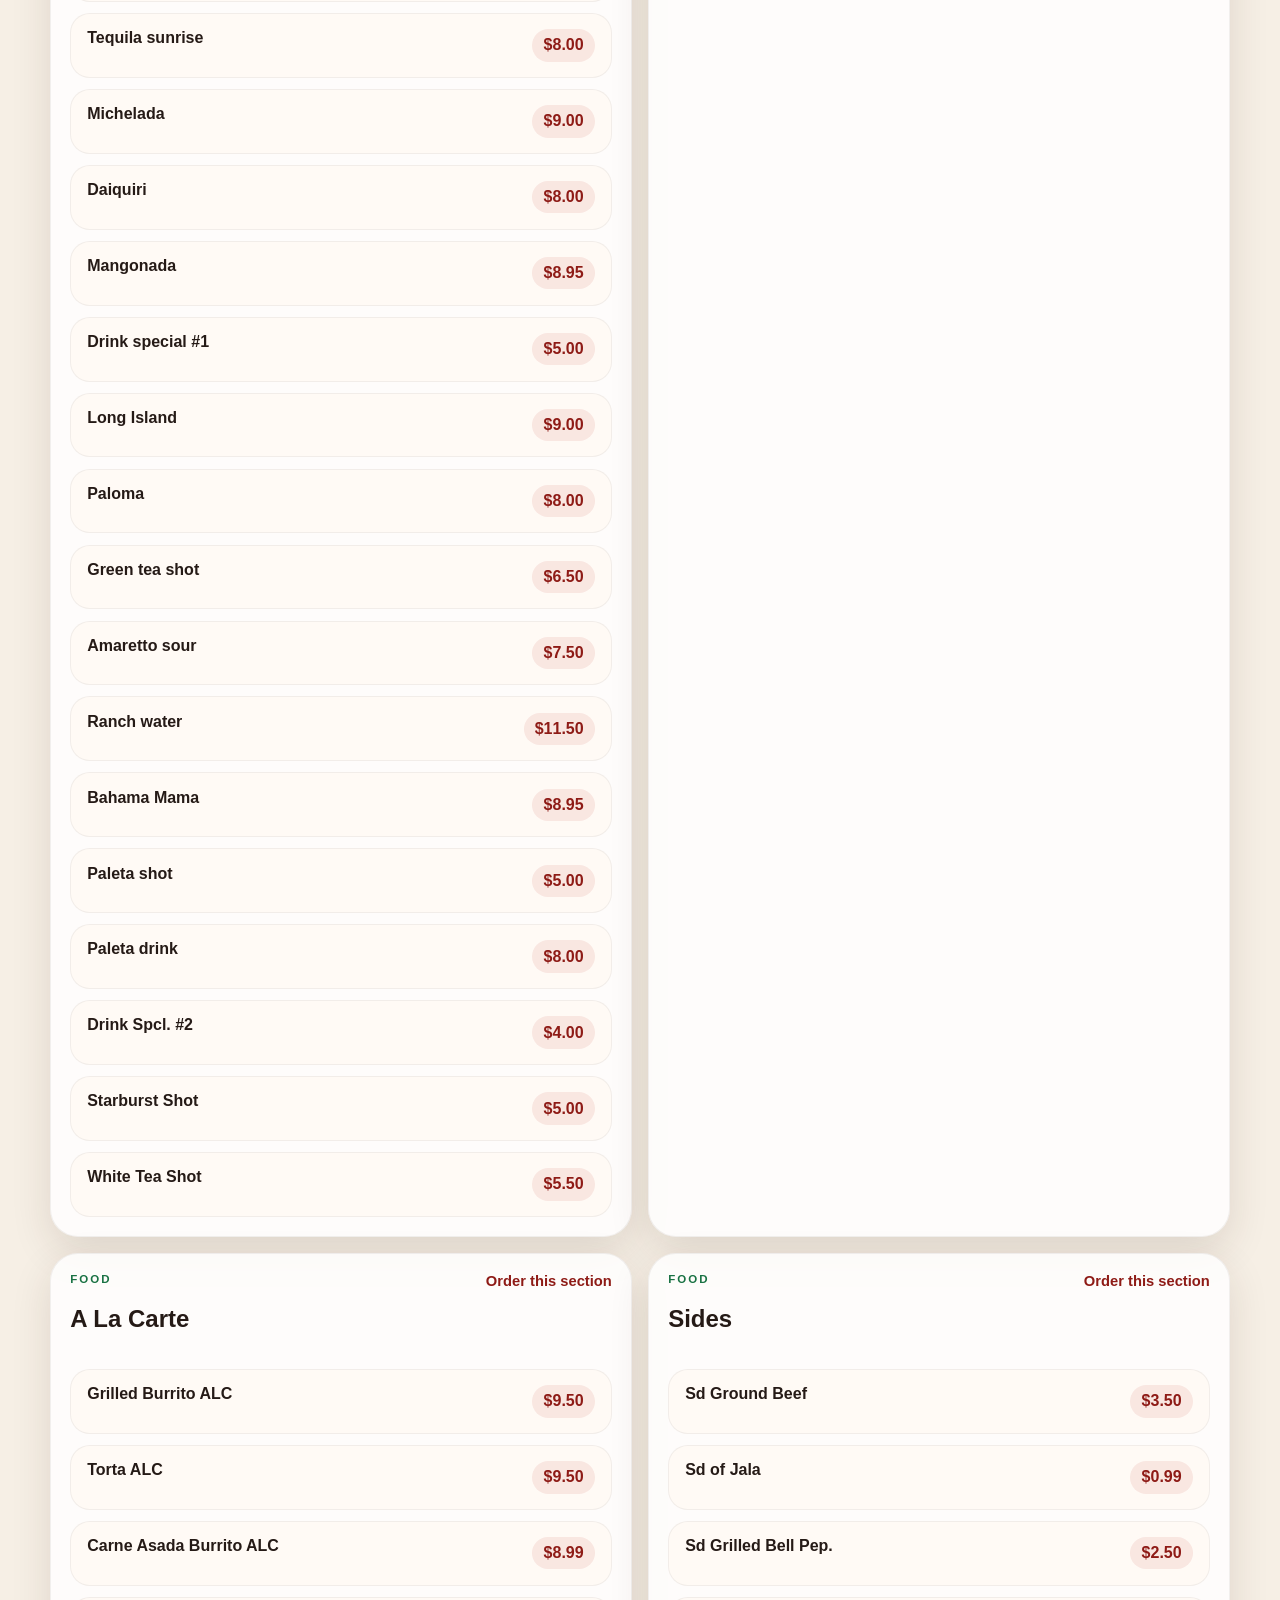
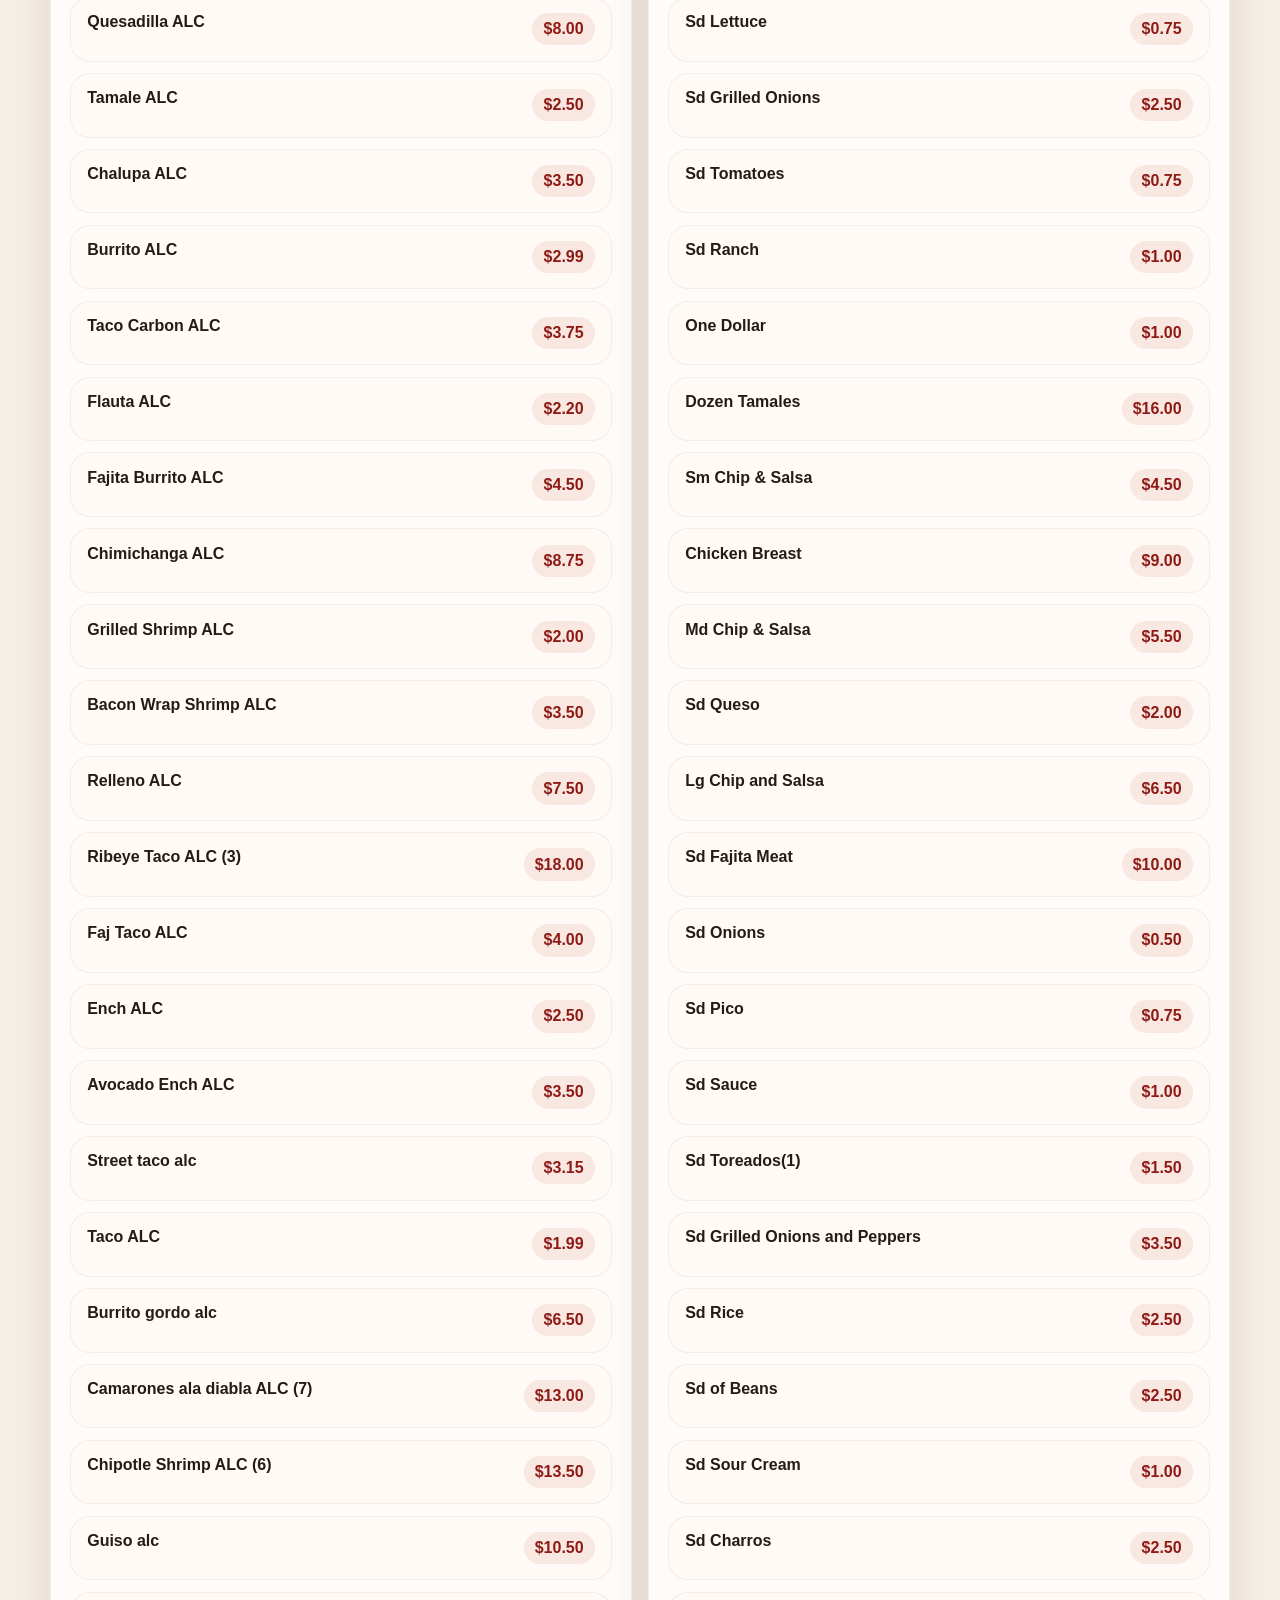
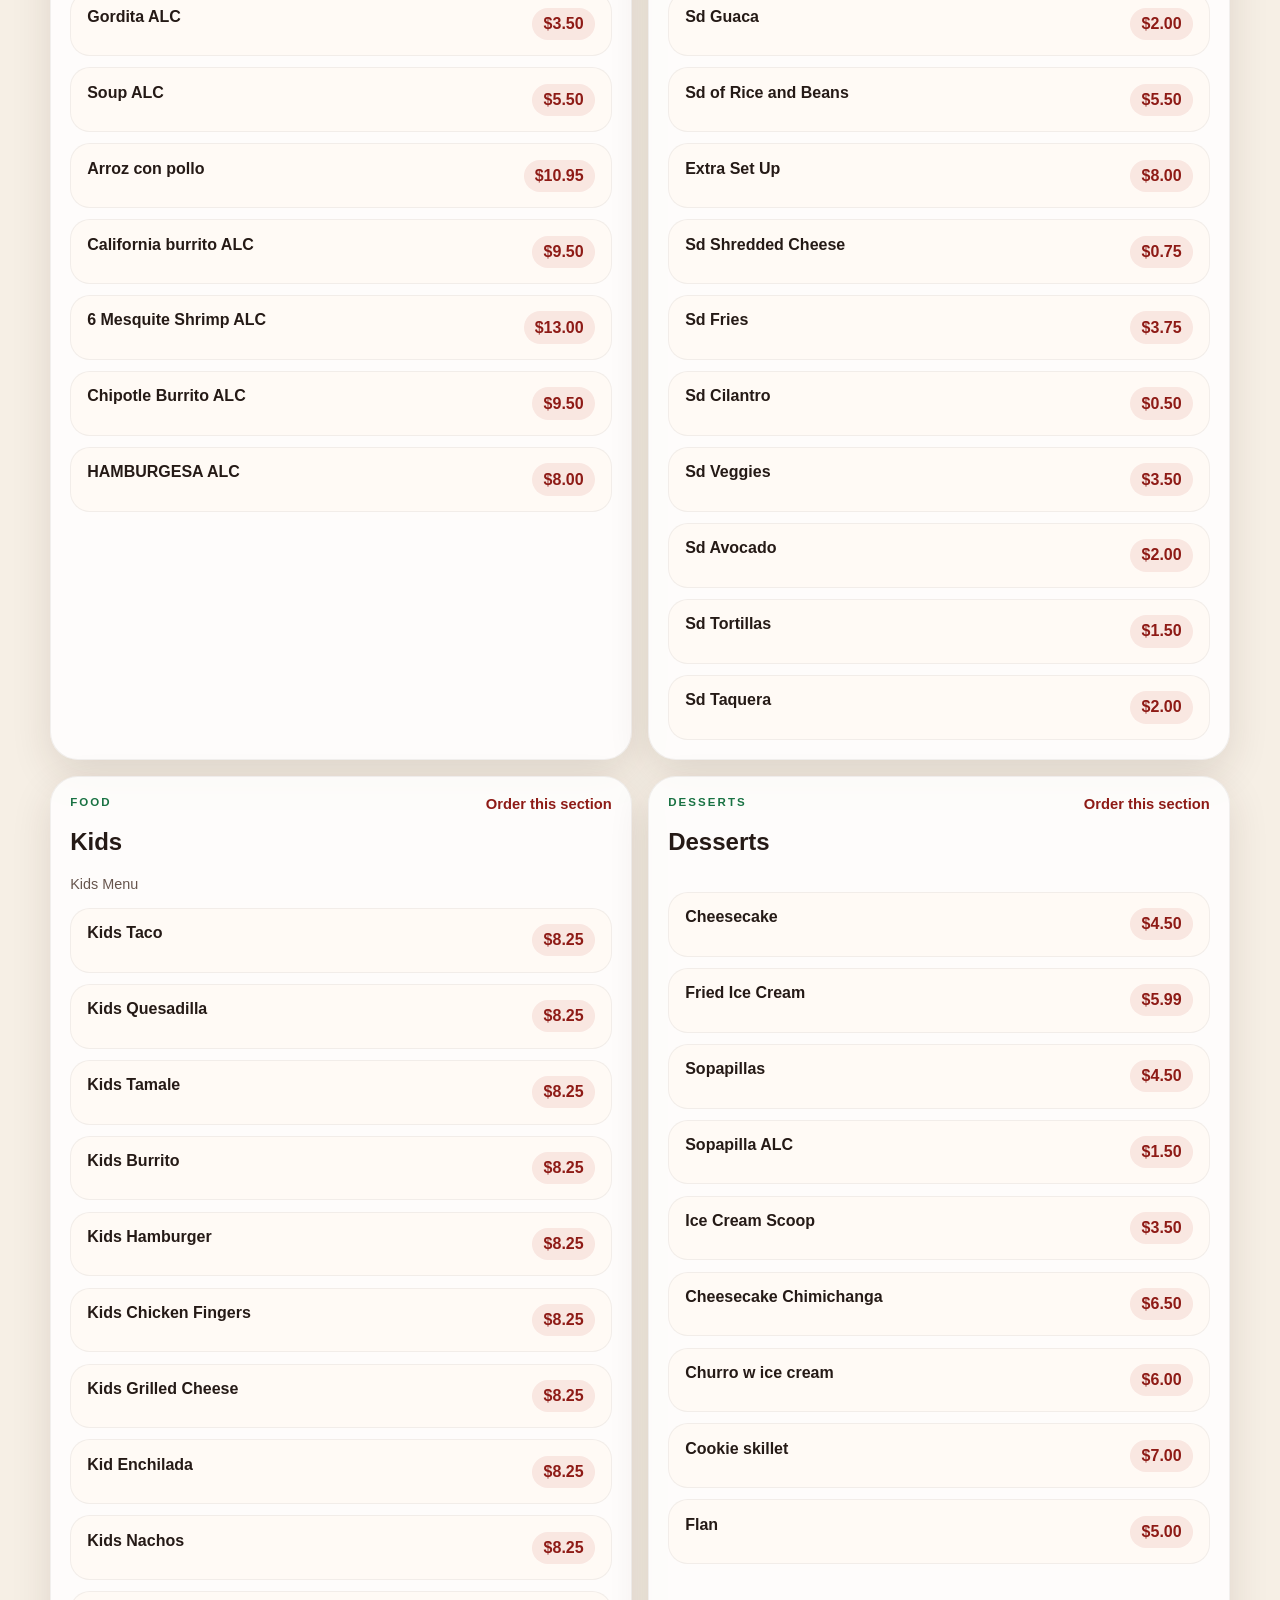
<file: menu.html>
<!doctype html>
<html lang="en">
<head>
  <meta charset="utf-8">
  <meta name="viewport" content="width=device-width, initial-scale=1">
  <title>Menu | Mas Salsa Tex Mex Restaurant</title>
  <meta name="description" content="Browse the Mas Salsa Tex Mex Restaurant menu in Springtown, Texas.">
  <link rel="stylesheet" href="styles.css">
  <script defer src="data.js"></script>
  <script defer src="site.js"></script>
</head>
<body>
  <header class="site-header">
    <div class="container header-inner">
      <a class="brand" href="index.html">
        <img class="brand-mark" src="assets/logo-cropped.jpg" alt="Mas Salsa Tex Mex Restaurant logo">
        <div class="brand-text">
          <strong>Mas Salsa Tex Mex Restaurant</strong>
          <span>Springtown, Texas</span>
        </div>
      </a>
      <nav class="site-nav" data-site-nav>
        <a href="index.html">Home</a>
        <a href="menu.html">Menu</a>
        <a href="order.html">Order Ahead</a>
        <a href="events.html">Events</a>
        <a href="contact.html">About / Contact</a>
      </nav>
      <a class="btn btn-secondary btn-small cart-mini" href="order.html">Cart <span class="cart-badge" data-cart-count>0</span></a>
      <button class="mobile-nav-toggle" data-mobile-nav-toggle aria-label="Toggle menu">
        <span></span><span></span><span></span>
      </button>
    </div>
  </header>

  <main>
    <section class="page-hero menu-page-hero">
      <div class="container">
        <div class="menu-page-shell section-shell">
          <div class="menu-page-copy">
            <p class="eyebrow">Food and drinks</p>
            <h1 class="page-title">Menu</h1>
            <p class="page-intro">Browse the full restaurant menu, including plates, kids meals, desserts, mocktails, beer, liquor, cocktails, and wine.</p>
            <div class="hero-actions">
              <a class="btn btn-primary" href="order.html">Start pickup order</a>
              <a class="btn btn-secondary" data-phone-href><span data-phone>(817) 220-6555</span></a>
            </div>
          </div>
          <div class="menu-page-side">
            <div class="menu-page-note">
              <span>Pickup ordering</span>
              <strong>Use Order Ahead for food and non-alcoholic drinks.</strong>
            </div>
            <div class="menu-page-note">
              <span>Browse the full menu</span>
              <strong>Beer, liquor, cocktails, and wine stay here for reference.</strong>
            </div>
          </div>
        </div>
        <div class="toolbar menu-toolbar">
          <input class="search" data-menu-search type="search" placeholder="Search menu items">
          <div class="chip-row" data-category-chips="menu"></div>
        </div>
      </div>
    </section>
    <section class="section-tight">
      <div class="container menu-stack" data-render="menu-page"></div>
    </section>
  </main>

  <footer class="footer">
    <div class="container">
      <div class="footer-shell section-shell">
        <div>
          <img class="footer-logo" src="assets/logo-cropped.jpg" alt="Mas Salsa logo">
          <p>Mas Salsa Tex Mex Restaurant in Springtown, Texas. Menu, pickup ordering, live music, hours, and contact information.</p>
        </div>
        <div>
          <h3>Visit</h3>
          <ul>
            <li><a data-maps target="_blank" rel="noreferrer">5500 W Highway 199, Springtown, TX 76082</a></li>
            <li><a data-phone-href><span data-phone>(817) 220-6555</span></a></li>
            <li><a data-facebook target="_blank" rel="noreferrer">Facebook page</a></li>
            <li><a href="order.html">Order Ahead</a></li>
          </ul>
        </div>
        <div>
          <h3>Hours</h3>
          <div class="hours-panel" data-render="hours"></div>
        </div>
      </div>
    </div>
  </footer>
</body>
</html>
</file>
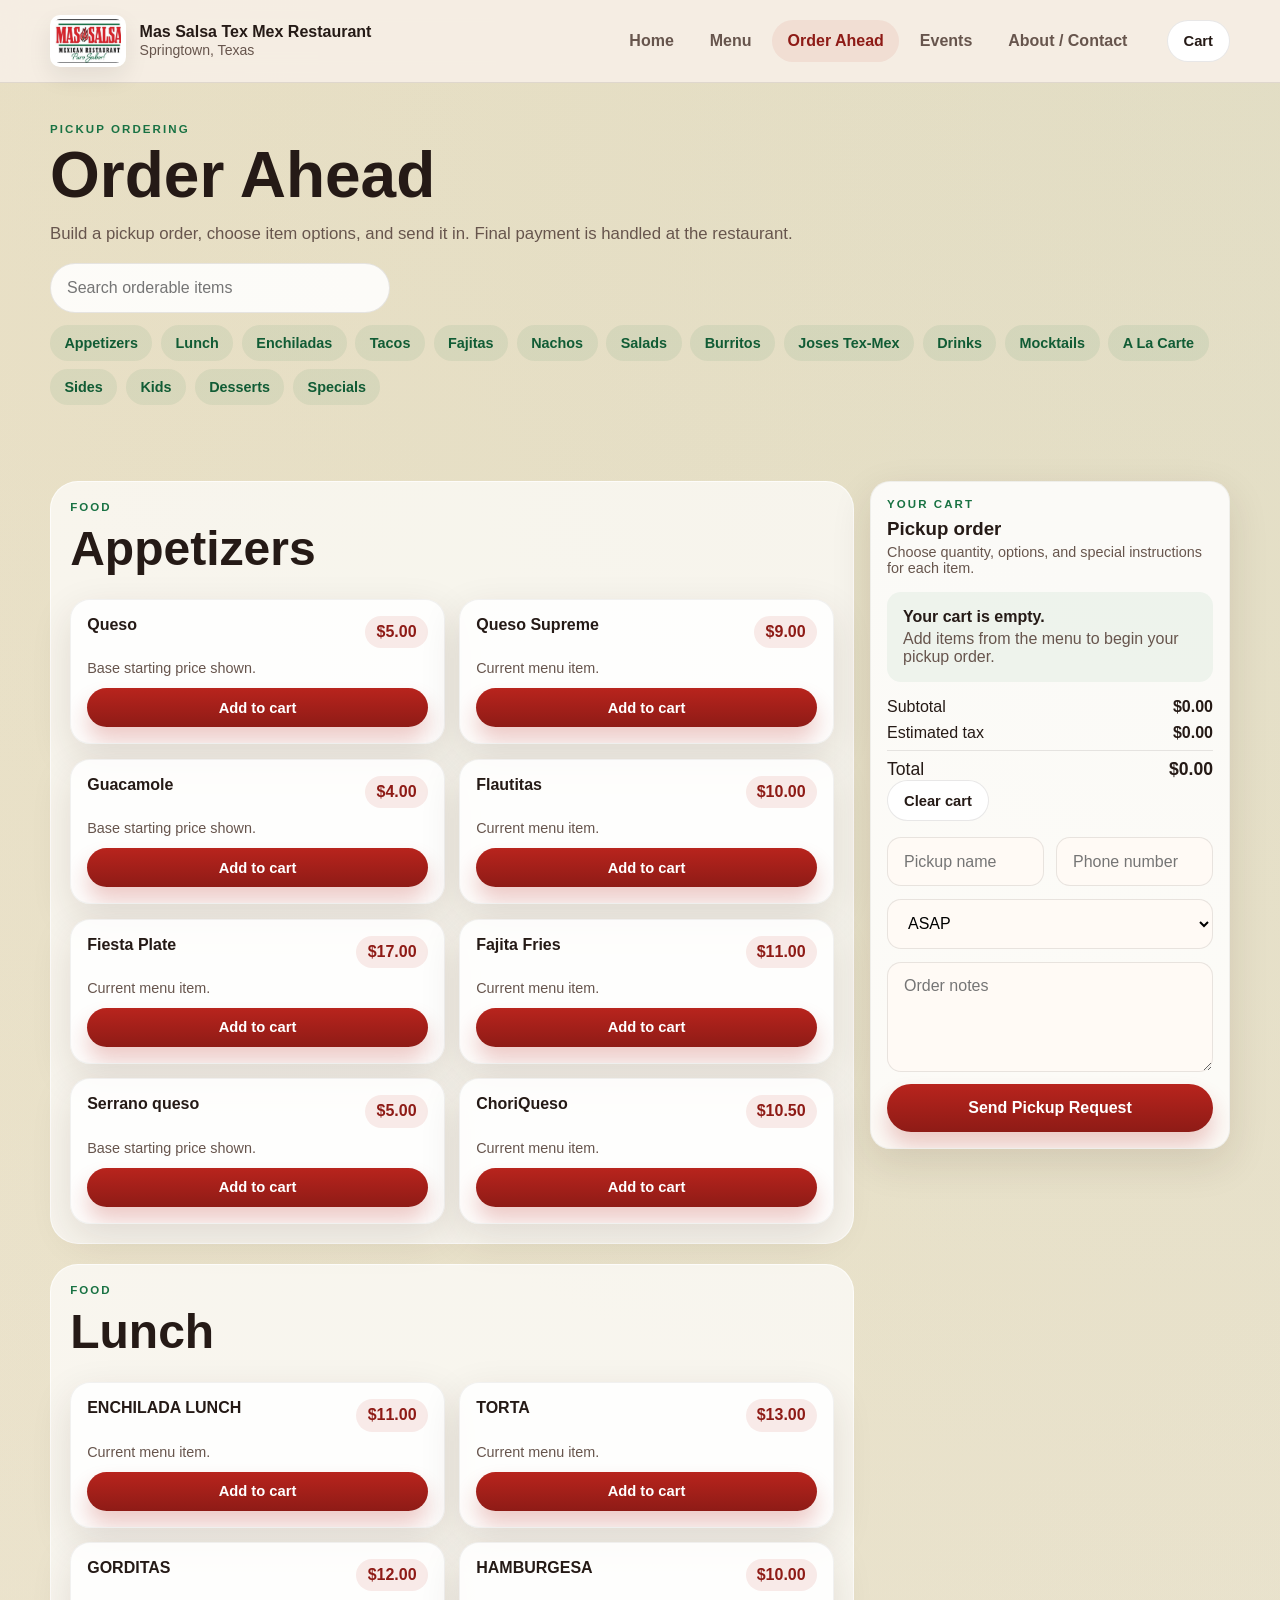
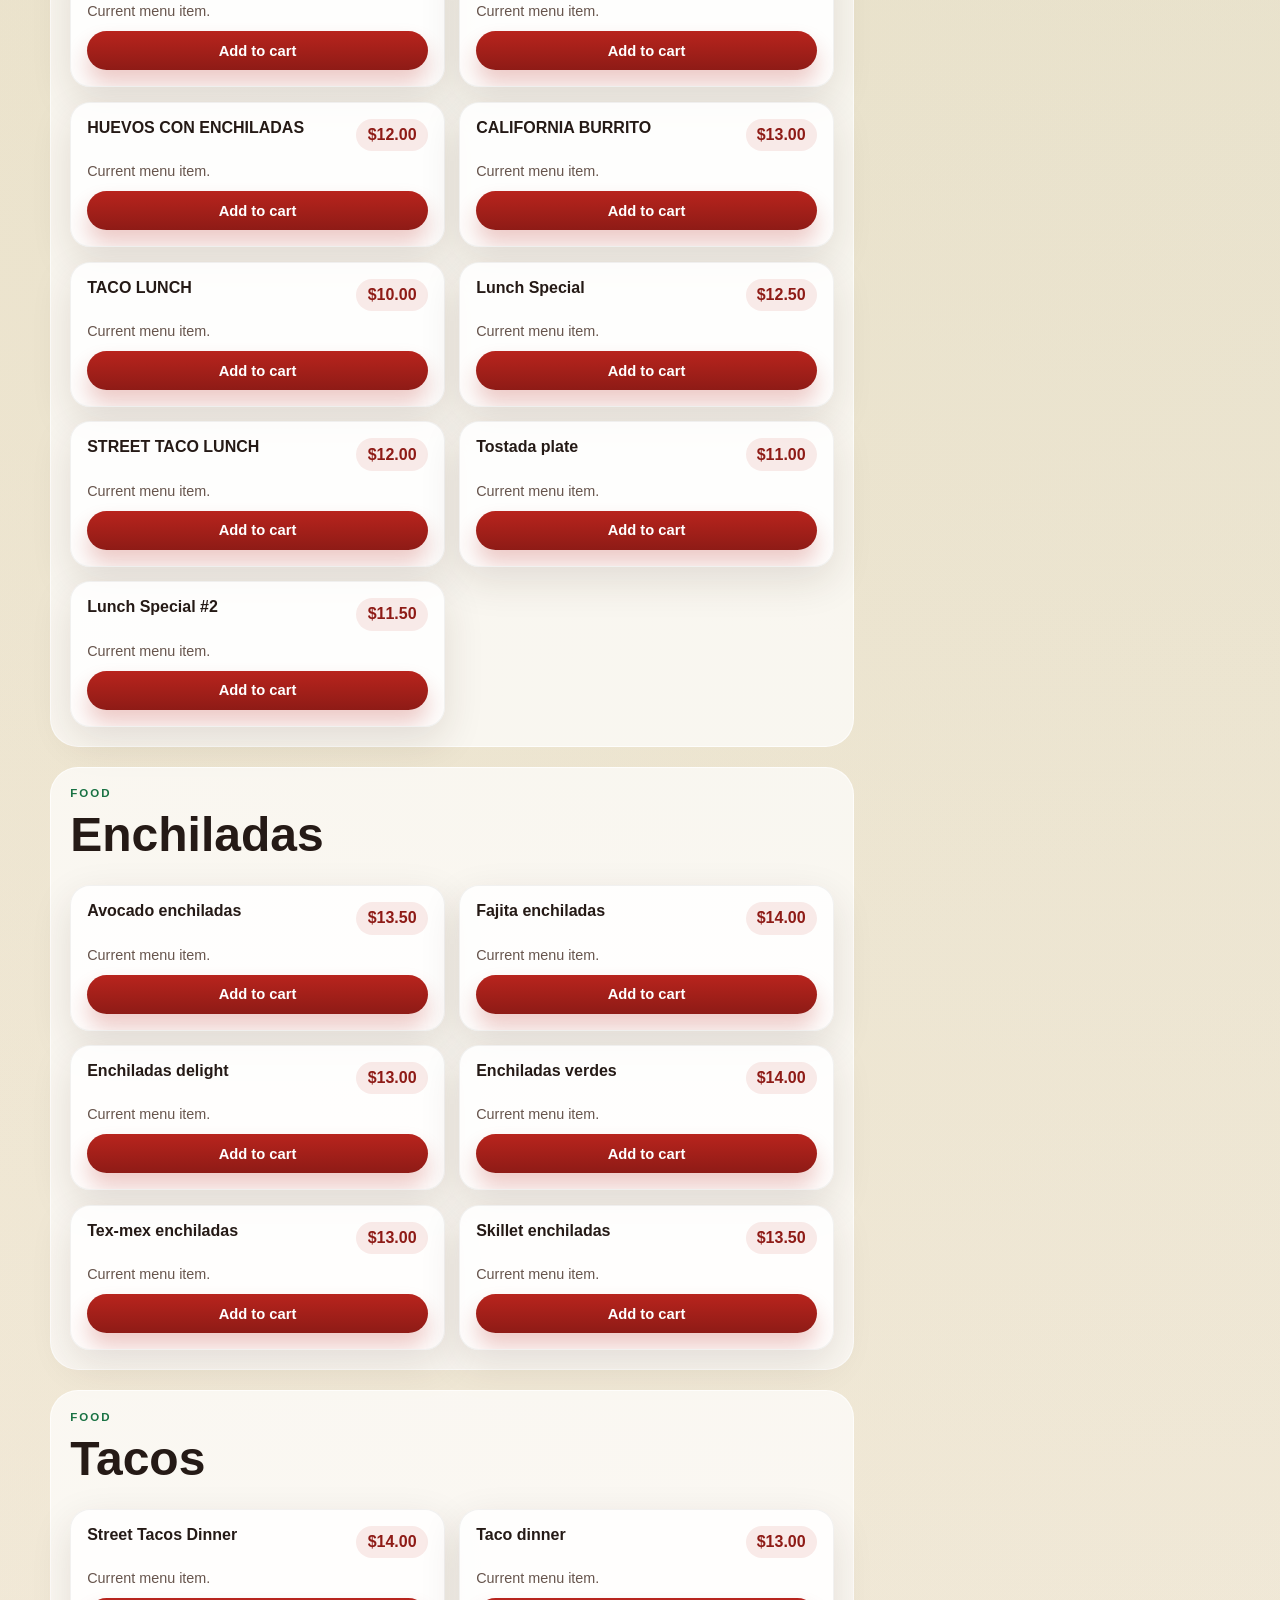
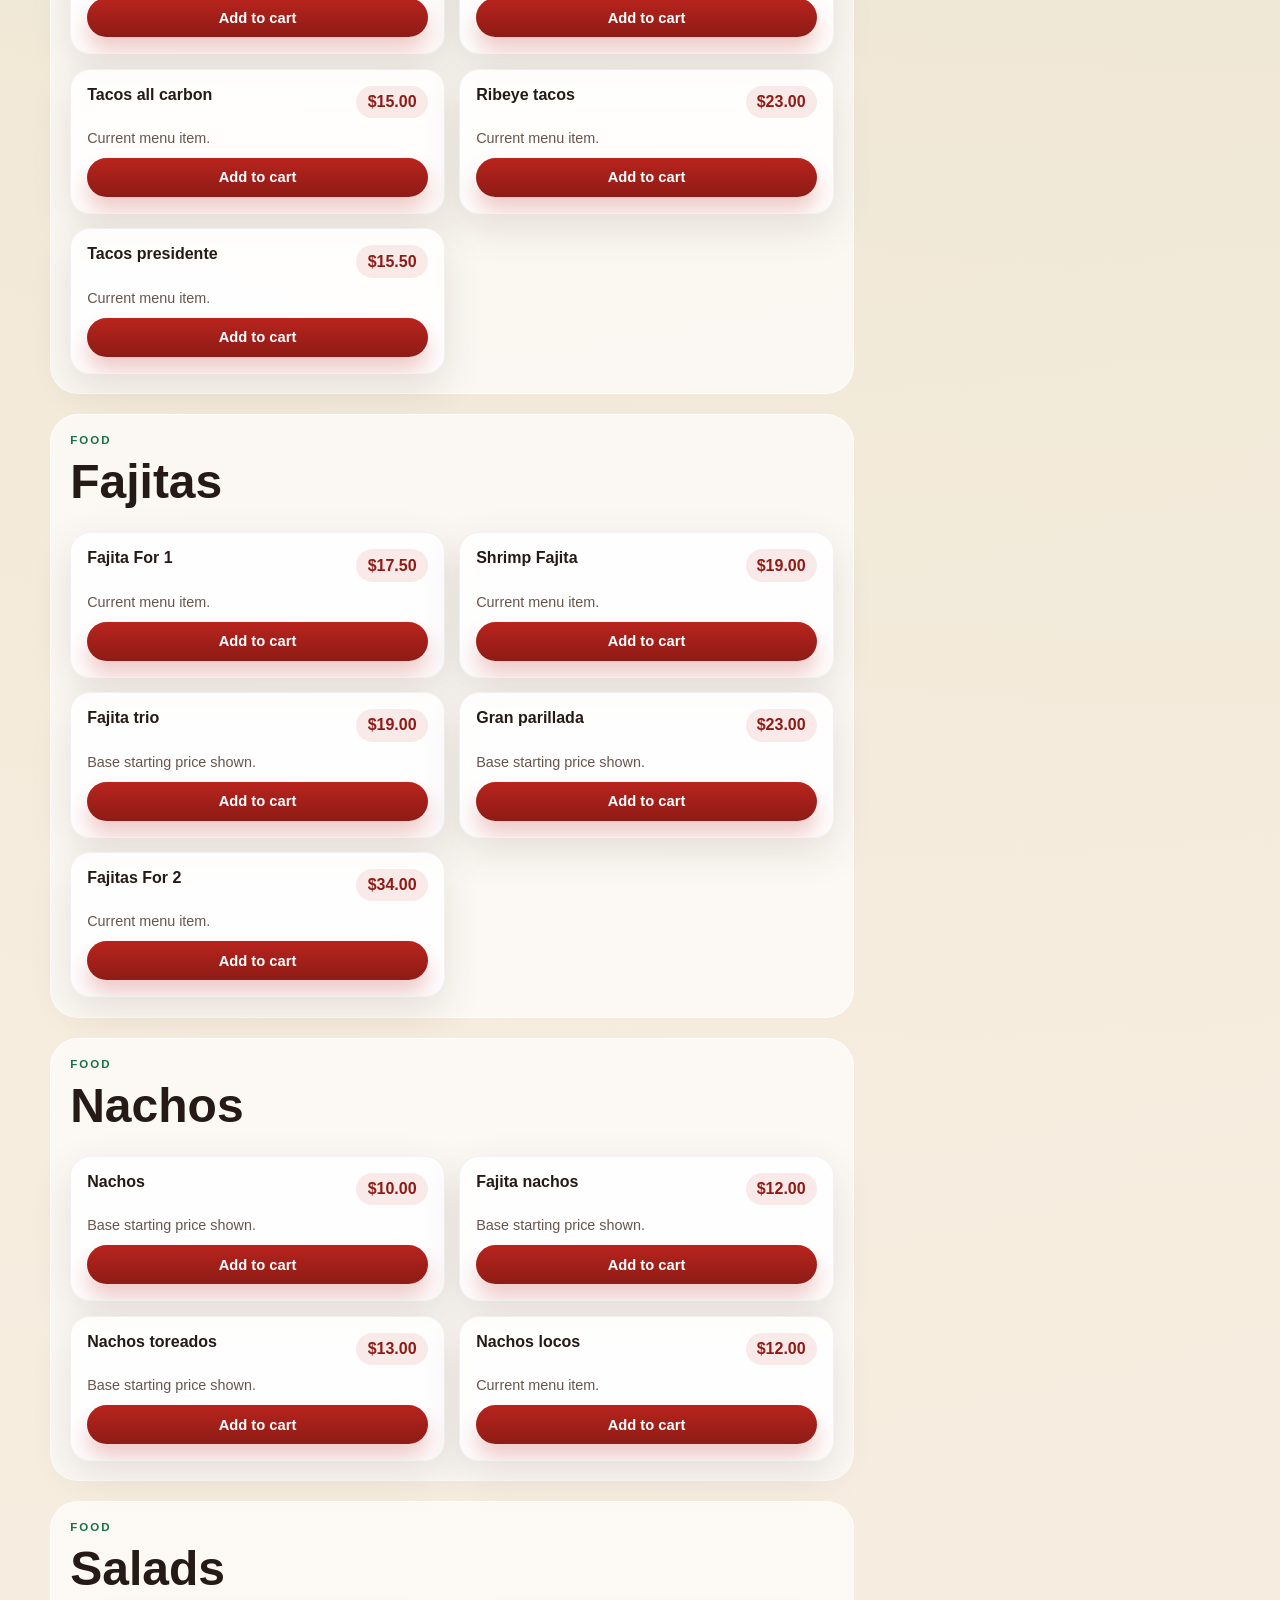
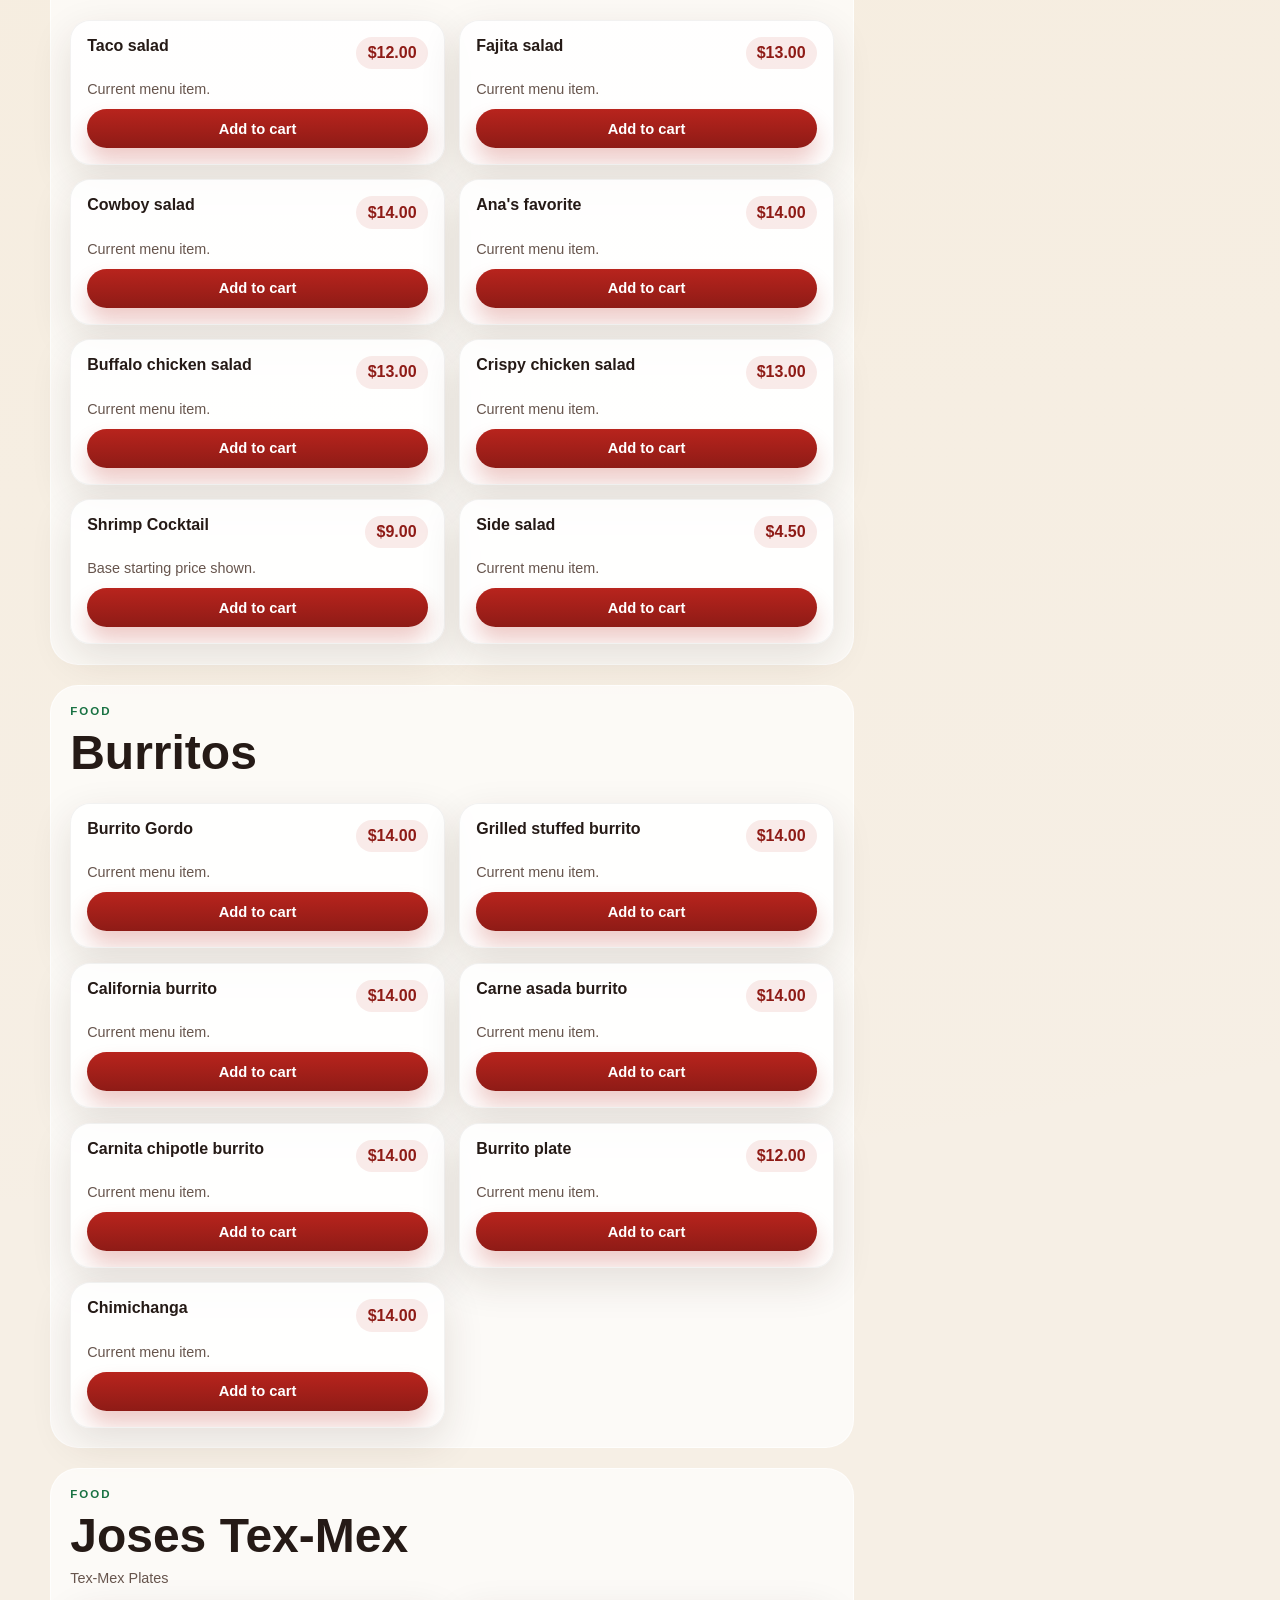
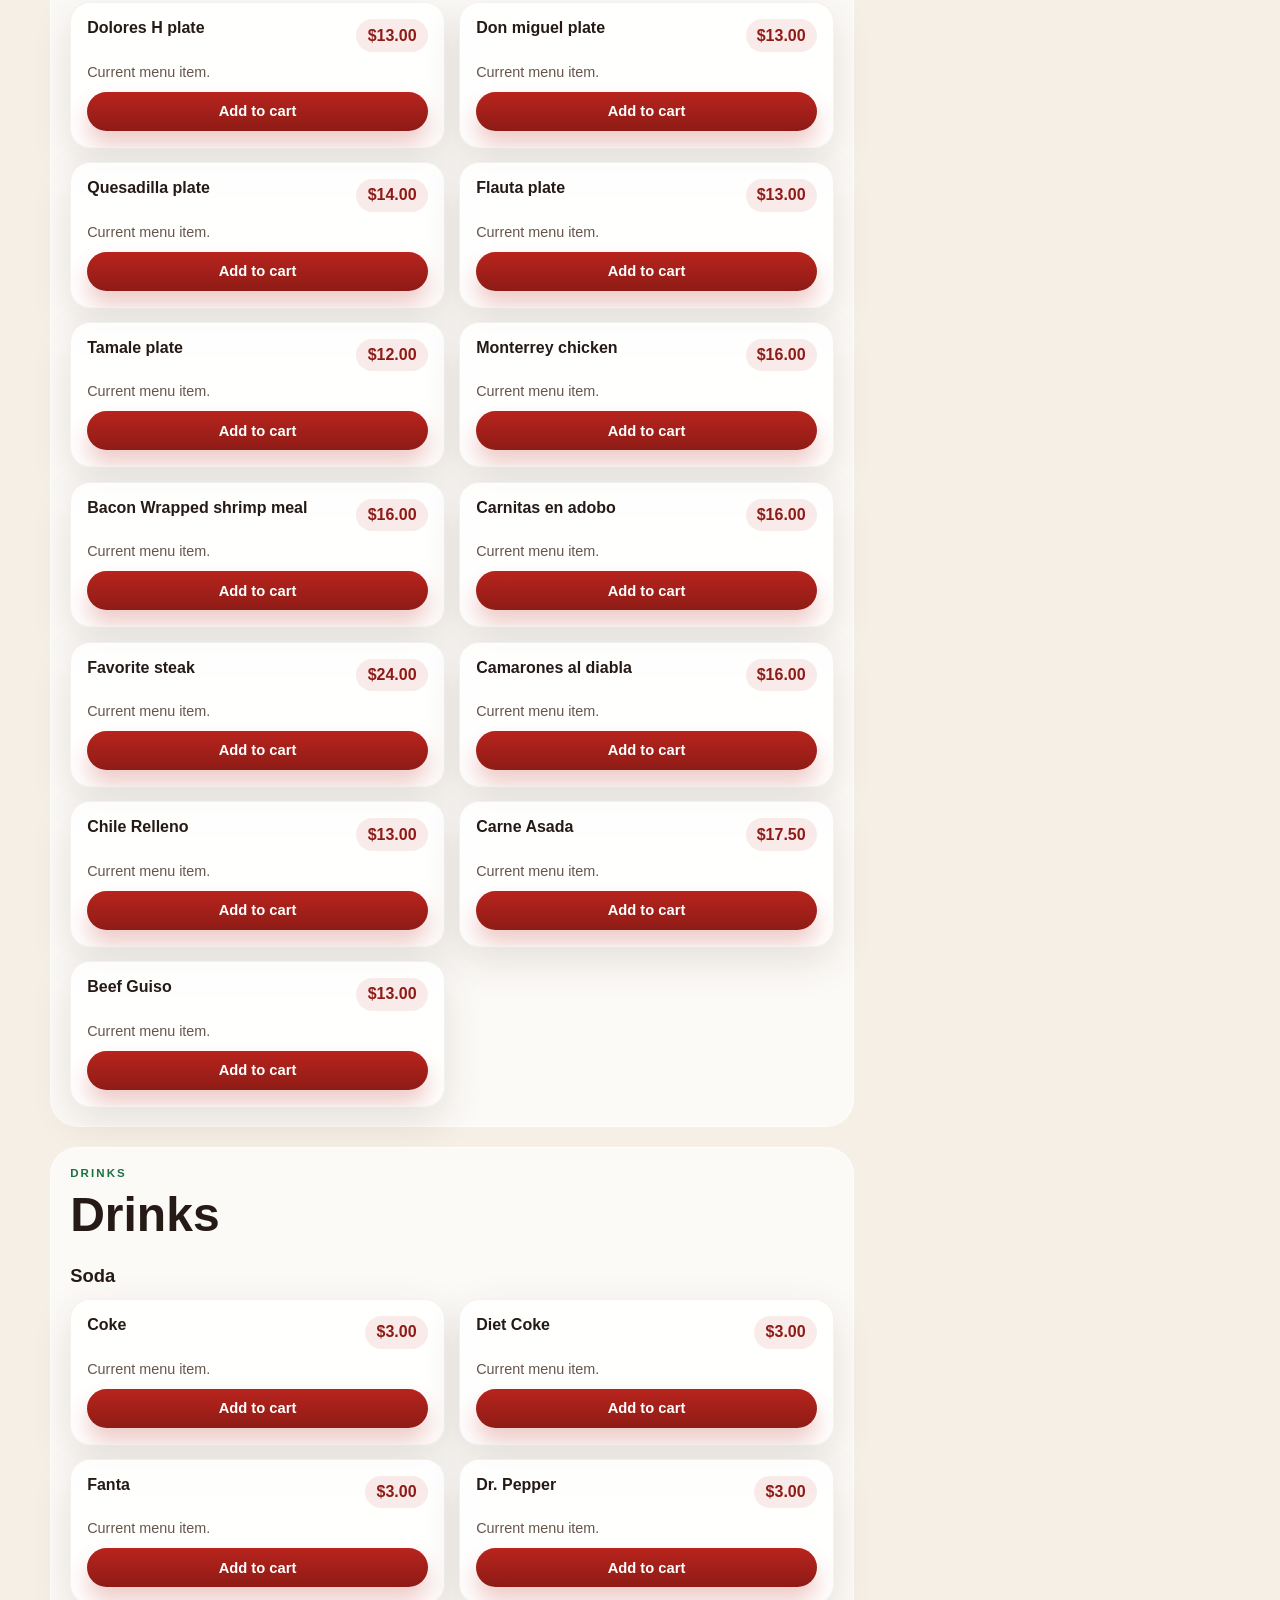
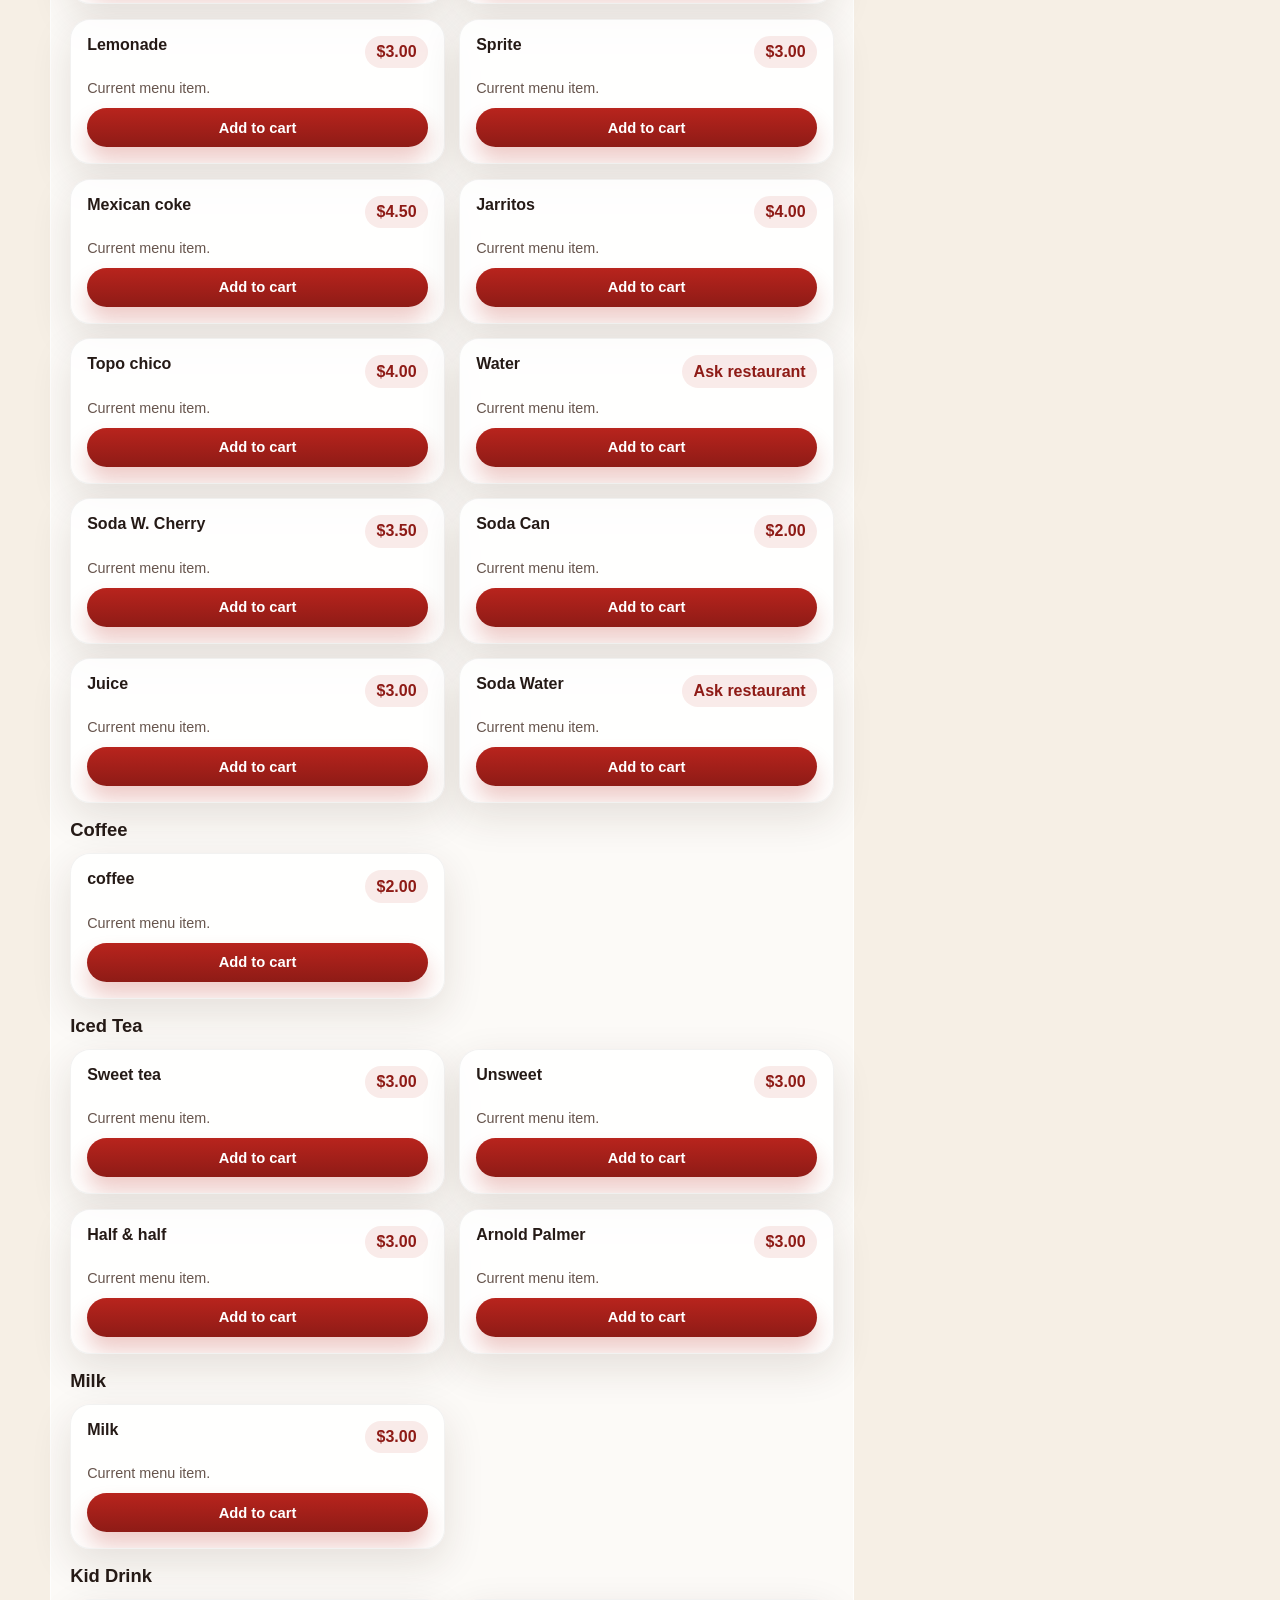
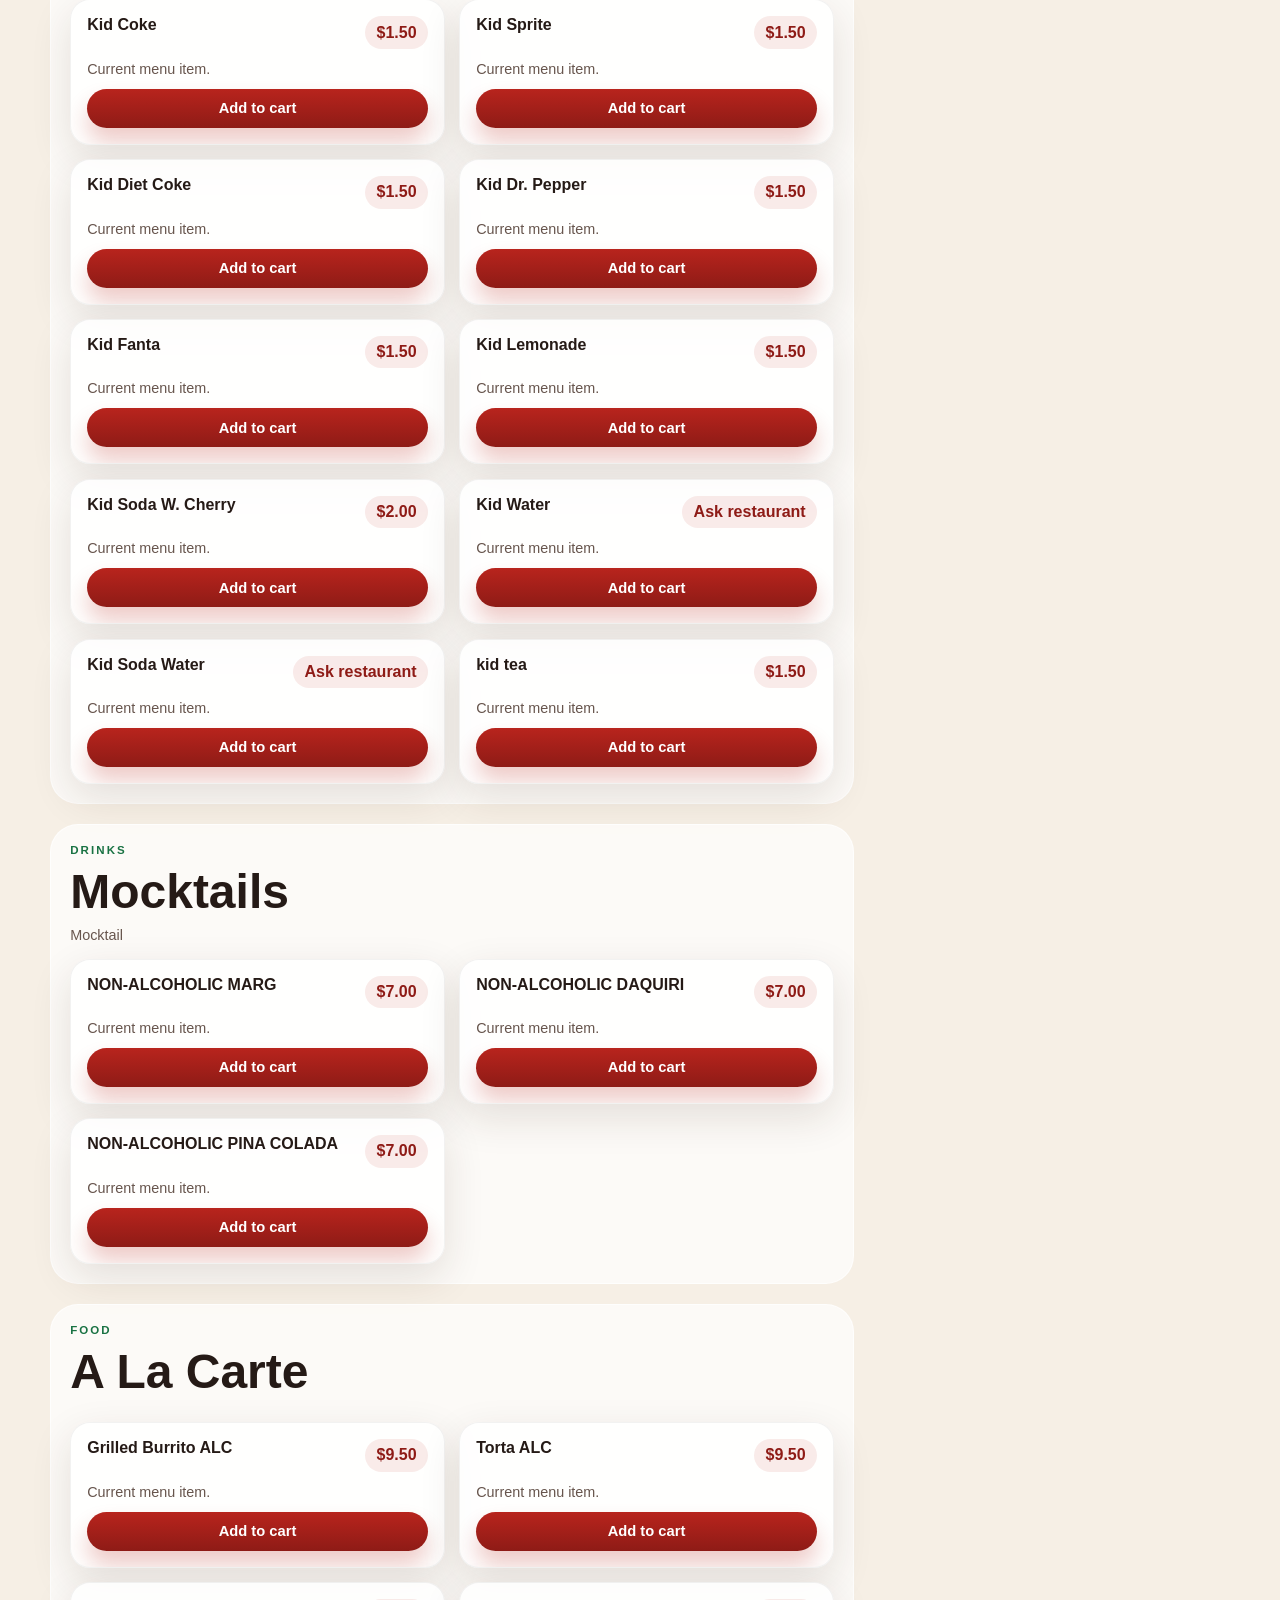
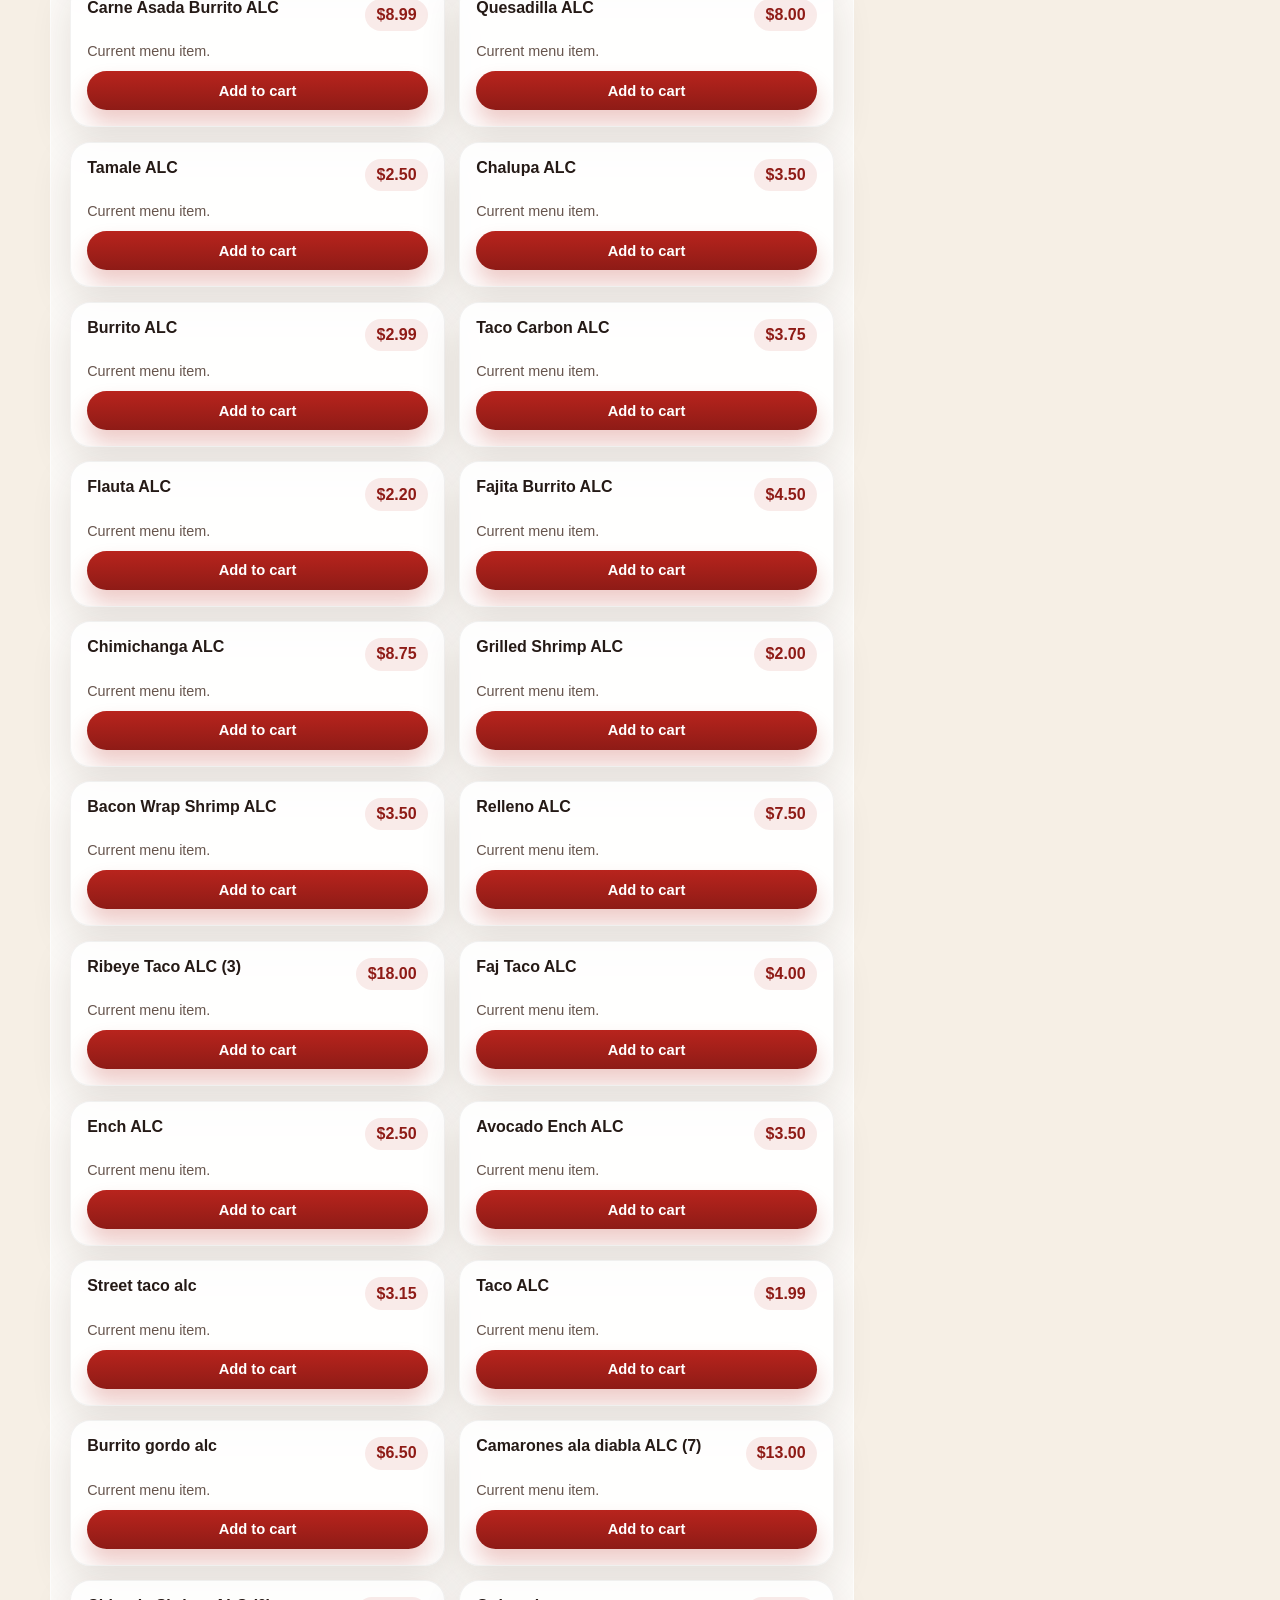
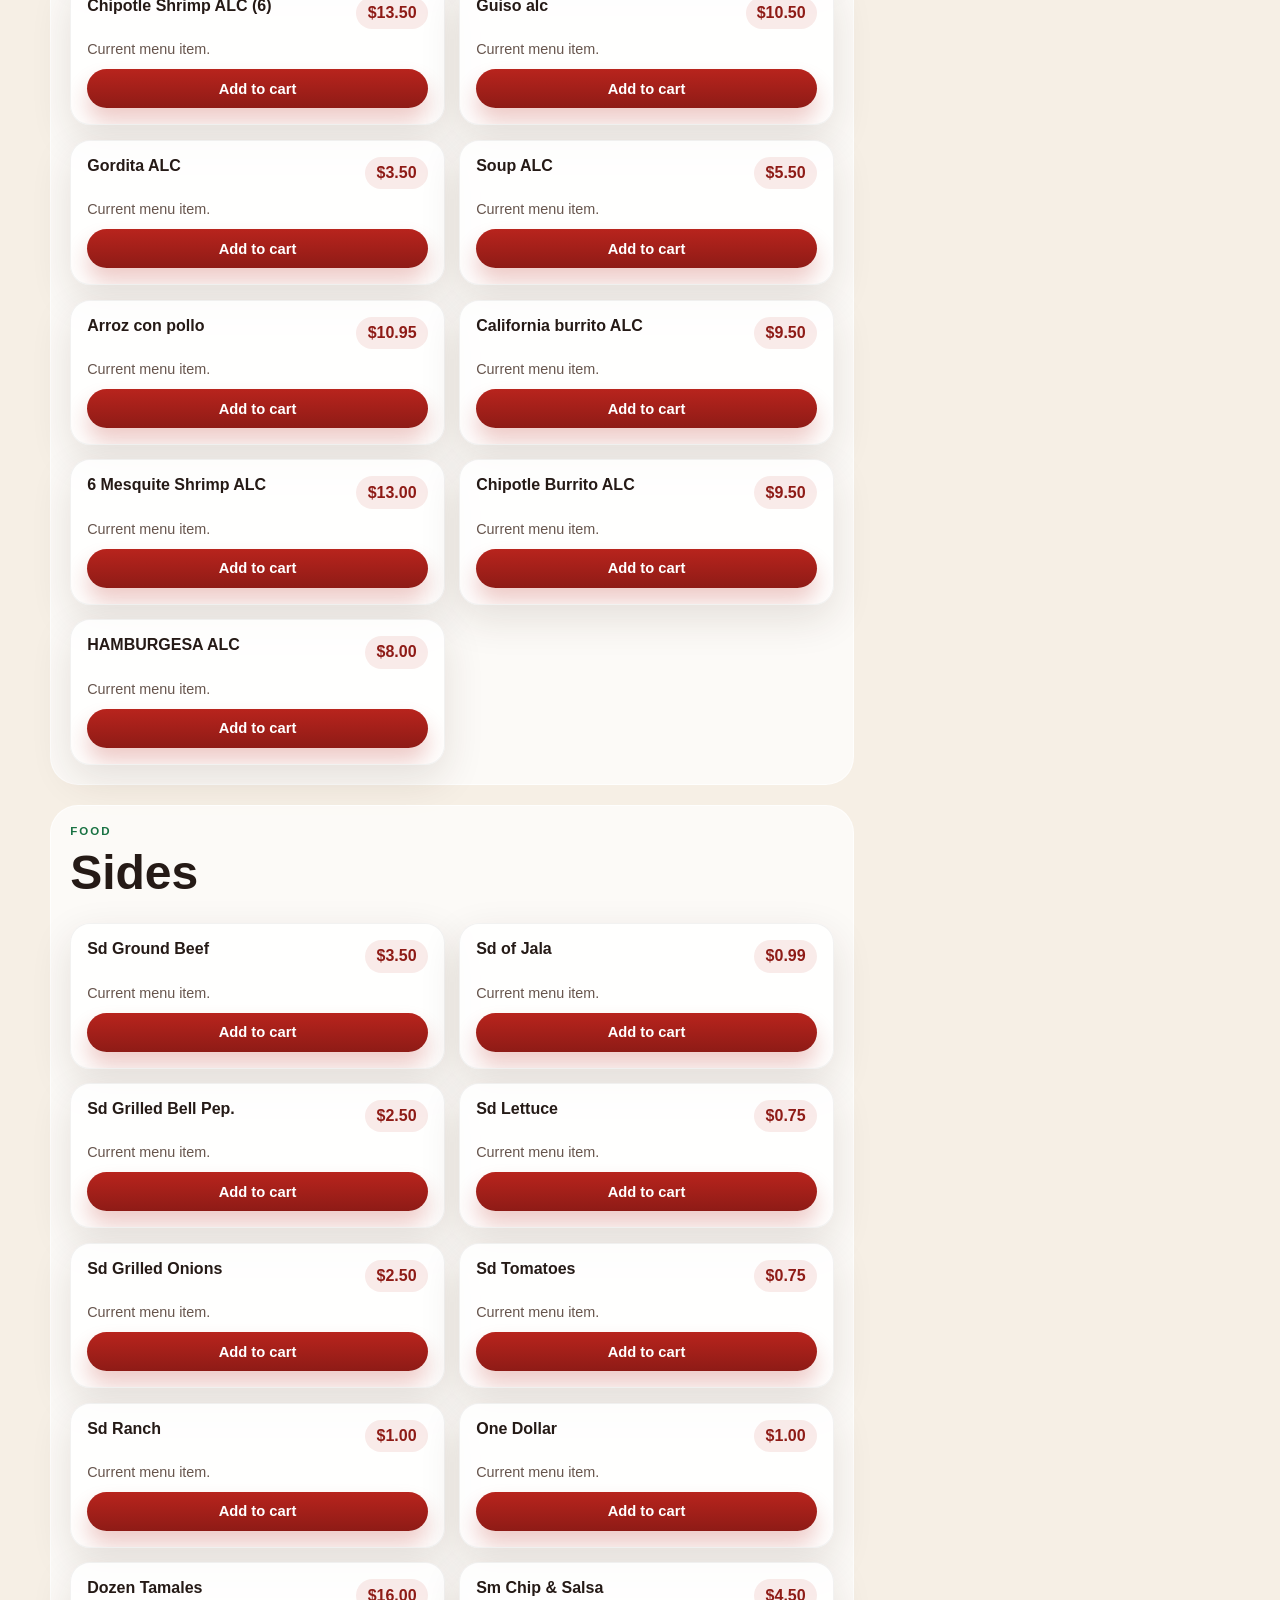
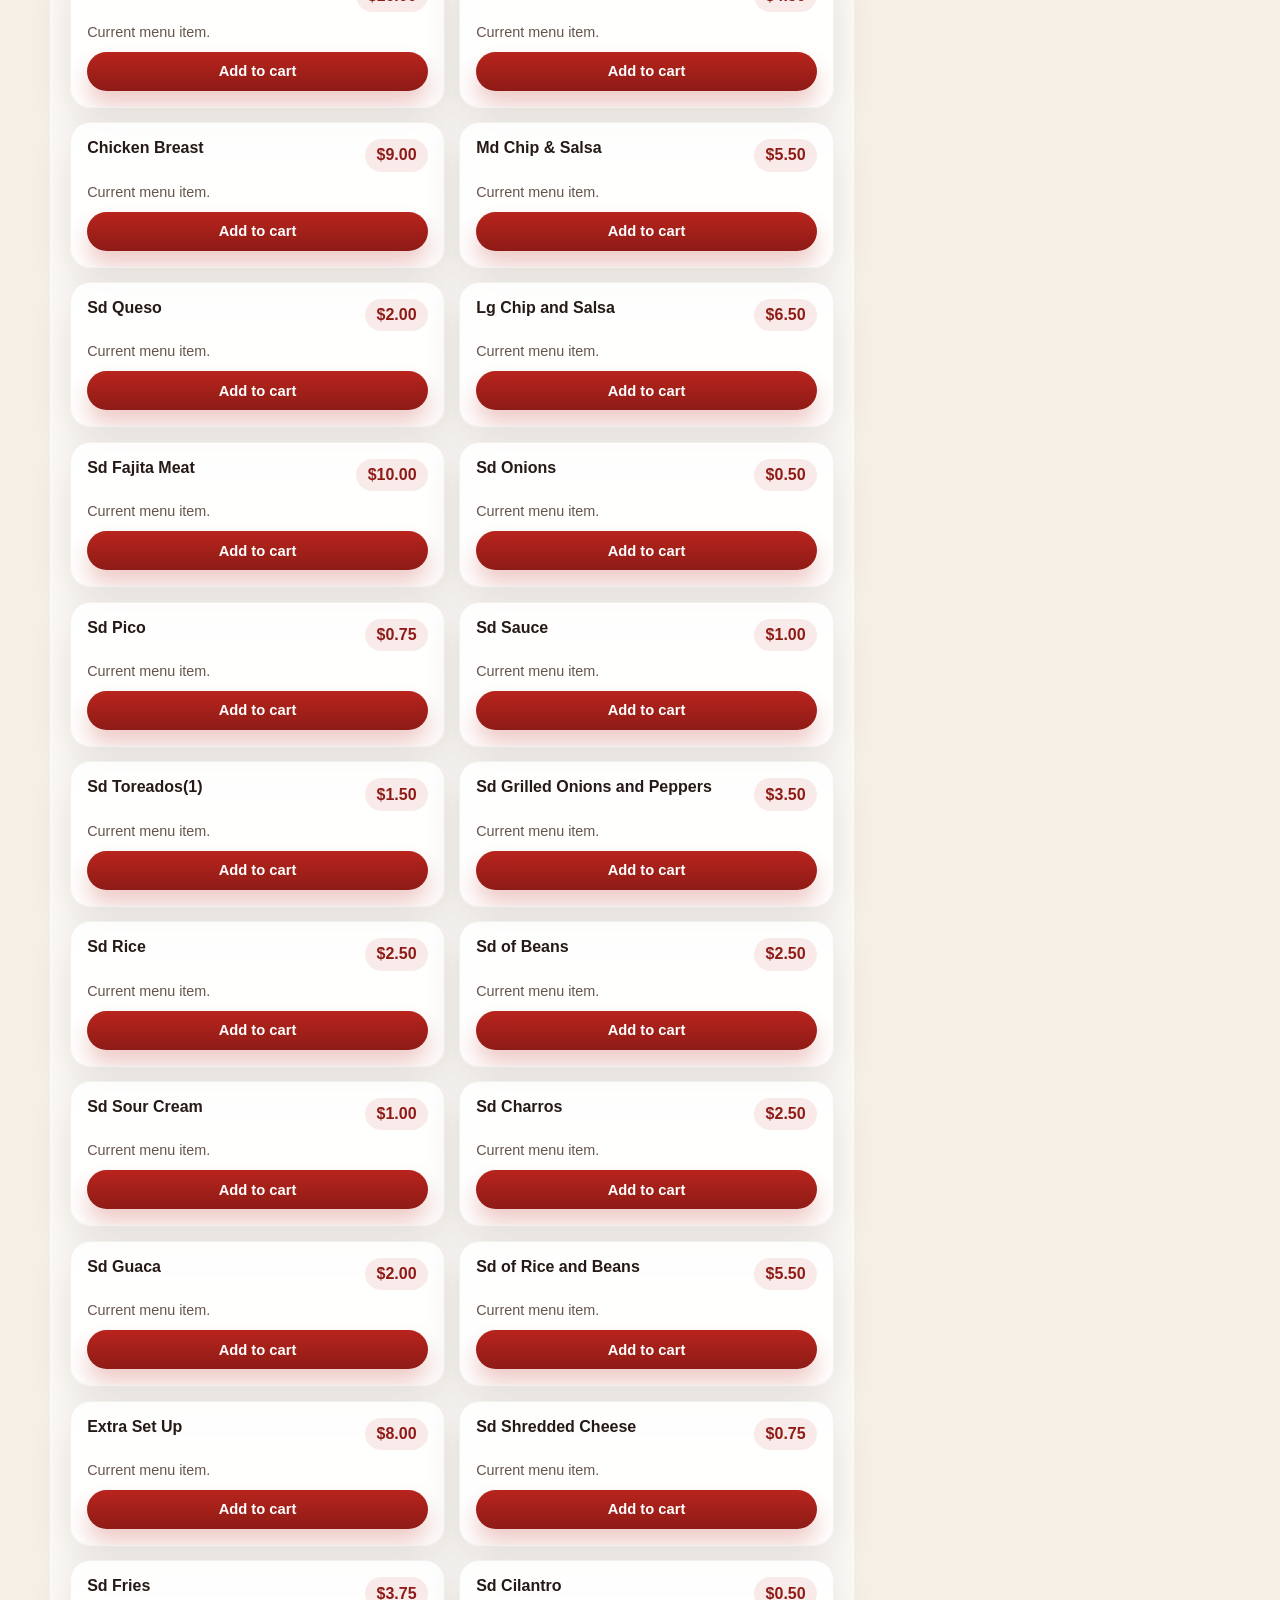
<file: order.html>
<!doctype html>
<html lang="en">
<head>
  <meta charset="utf-8">
  <meta name="viewport" content="width=device-width, initial-scale=1">
  <title>Order Ahead | Mas Salsa Tex Mex Restaurant</title>
  <meta name="description" content="Order ahead for pickup from Mas Salsa Tex Mex Restaurant in Springtown, Texas.">
  <link rel="stylesheet" href="styles.css">
  <script defer src="data.js"></script>
  <script defer src="site.js"></script>
</head>
<body>
  <header class="site-header">
    <div class="container header-inner">
      <a class="brand" href="index.html">
        <img class="brand-mark" src="assets/logo-cropped.jpg" alt="Mas Salsa Tex Mex Restaurant logo">
        <div class="brand-text">
          <strong>Mas Salsa Tex Mex Restaurant</strong>
          <span>Springtown, Texas</span>
        </div>
      </a>
      <nav class="site-nav" data-site-nav>
        <a href="index.html">Home</a>
        <a href="menu.html">Menu</a>
        <a href="order.html">Order Ahead</a>
        <a href="events.html">Events</a>
        <a href="contact.html">About / Contact</a>
      </nav>
      <a class="btn btn-secondary btn-small cart-mini" href="order.html">Cart <span class="cart-badge" data-cart-count>0</span></a>
      <button class="mobile-nav-toggle" data-mobile-nav-toggle aria-label="Toggle menu">
        <span></span><span></span><span></span>
      </button>
    </div>
  </header>

  <main>
    <section class="page-hero">
      <div class="container">
        <p class="eyebrow">Pickup ordering</p>
        <h1 class="page-title">Order Ahead</h1>
        <p class="page-intro">Build a pickup order, choose item options, and send it in. Final payment is handled at the restaurant.</p>
        <div class="toolbar">
          <input class="search" data-order-search type="search" placeholder="Search orderable items">
          <div class="chip-row" data-category-chips="order"></div>
        </div>
      </div>
    </section>
    <section class="section-tight">
      <div class="container order-layout">
        <div class="menu-stack" data-render="order-page"></div>
        <aside class="cart-panel">
          <p class="eyebrow">Your cart</p>
          <h3>Pickup order</h3>
          <p class="menu-meta">Choose quantity, options, and special instructions for each item.</p>
          <div class="cart-items" data-cart-items></div>
          <div class="cart-summary" data-cart-summary></div>
          <button class="btn btn-secondary btn-small" data-clear-cart type="button">Clear cart</button>

          <form class="order-form" id="pickup-order-form">
            <div class="field-grid">
              <input class="input" name="name" placeholder="Pickup name" required>
              <input class="input" name="phone" placeholder="Phone number" required>
            </div>
            <select class="select" name="pickupTime" required></select>
            <textarea class="textarea" name="notes" placeholder="Order notes"></textarea>
            <button class="btn btn-primary" type="submit">Send Pickup Request</button>
          </form>
        </aside>
      </div>
    </section>
    <section class="section-tight">
      <div class="container" id="order-confirmation" hidden></div>
    </section>
  </main>

  <div class="modal-backdrop" id="item-modal" hidden>
    <div class="modal-card" role="dialog" aria-modal="true" aria-labelledby="item-modal-title">
      <button class="modal-close" type="button" aria-label="Close" data-modal-close>&times;</button>
      <div id="item-modal-content"></div>
    </div>
  </div>

  <footer class="footer">
    <div class="container">
      <div class="footer-shell section-shell">
        <div>
          <img class="footer-logo" src="assets/logo-cropped.jpg" alt="Mas Salsa logo">
          <p>Mas Salsa Tex Mex Restaurant in Springtown, Texas. Menu, pickup ordering, live music, hours, and contact information.</p>
        </div>
        <div>
          <h3>Visit</h3>
          <ul>
            <li><a data-maps target="_blank" rel="noreferrer">5500 W Highway 199, Springtown, TX 76082</a></li>
            <li><a data-phone-href><span data-phone>(817) 220-6555</span></a></li>
            <li><a data-facebook target="_blank" rel="noreferrer">Facebook page</a></li>
            <li><a href="menu.html">Menu</a></li>
          </ul>
        </div>
        <div>
          <h3>Hours</h3>
          <div class="hours-panel" data-render="hours"></div>
        </div>
      </div>
    </div>
  </footer>
</body>
</html>
</file>
<file: styles.css>
:root {
  --bg: #f6efe5;
  --bg-soft: #fffaf5;
  --ink: #251a16;
  --muted: #67554d;
  --red: #b8241d;
  --red-deep: #8e1b16;
  --green: #197243;
  --green-deep: #115c35;
  --gold: #f5b544;
  --line: rgba(37, 26, 22, 0.1);
  --shadow: 0 14px 40px rgba(59, 30, 18, 0.12);
  --radius-xl: 28px;
  --radius-lg: 20px;
  --radius-md: 14px;
  --radius-sm: 10px;
  --max: 1180px;
}

* { box-sizing: border-box; }
html { scroll-behavior: smooth; }
[hidden] { display: none !important; }
body {
  margin: 0;
  font-family: Inter, Arial, Helvetica, sans-serif;
  color: var(--ink);
  background:
    radial-gradient(circle at top left, rgba(245,181,68,0.14), transparent 30%),
    radial-gradient(circle at top right, rgba(25,114,67,0.10), transparent 22%),
    var(--bg);
}
img { max-width: 100%; display: block; }
a { color: inherit; text-decoration: none; }
button, input, select, textarea { font: inherit; }
.container { width: min(var(--max), calc(100% - 2rem)); margin: 0 auto; }
.section { padding: 4rem 0; }
.section-tight { padding: 2.75rem 0; }
.section-shell {
  background: rgba(255,255,255,0.7);
  border: 1px solid rgba(255,255,255,0.75);
  border-radius: var(--radius-xl);
  box-shadow: var(--shadow);
  padding: 1.25rem;
}
.eyebrow {
  margin: 0 0 .5rem;
  text-transform: uppercase;
  letter-spacing: .18em;
  font-size: .72rem;
  font-weight: 700;
  color: var(--green);
}
.page-title {
  margin: 0;
  font-size: clamp(2.2rem, 5vw, 4.3rem);
  line-height: 1;
}
.page-intro {
  max-width: 48rem;
  color: var(--muted);
  font-size: 1.05rem;
}
.site-header {
  position: sticky;
  top: 0;
  z-index: 40;
  backdrop-filter: blur(14px);
  background: rgba(246, 239, 229, 0.94);
  border-bottom: 1px solid var(--line);
}
.header-inner {
  display: flex;
  align-items: center;
  gap: 1rem;
  min-height: 82px;
}
.brand {
  display: flex;
  align-items: center;
  gap: .85rem;
  margin-right: auto;
}
.brand-mark {
  width: 76px;
  height: 52px;
  object-fit: contain;
  border-radius: 10px;
  background: #fff;
  padding: .25rem;
  box-shadow: 0 10px 24px rgba(0,0,0,0.08);
}
.brand-text strong { display: block; font-size: 1rem; }
.brand-text span { color: var(--muted); font-size: .88rem; }
.site-nav {
  display: flex;
  align-items: center;
  gap: .35rem;
}
.site-nav a {
  padding: .72rem .95rem;
  border-radius: 999px;
  font-weight: 600;
  color: var(--muted);
}
.site-nav a:hover, .site-nav a.active { background: rgba(184,36,29,.08); color: var(--red-deep); }
.mobile-nav-toggle {
  display: none;
  width: 48px;
  height: 48px;
  border: 1px solid var(--line);
  border-radius: 14px;
  background: var(--bg-soft);
  align-items: center;
  justify-content: center;
  flex-direction: column;
  gap: 4px;
}
.mobile-nav-toggle span {
  width: 18px;
  height: 2px;
  background: var(--ink);
  border-radius: 999px;
}
.cart-mini {
  position: relative;
  margin-left: .5rem;
}
.cart-badge {
  position: absolute;
  top: -8px;
  right: -8px;
  min-width: 22px;
  height: 22px;
  padding: 0 .35rem;
  border-radius: 999px;
  background: var(--red);
  color: white;
  display: none;
  align-items: center;
  justify-content: center;
  font-size: .78rem;
  font-weight: 700;
}
.hero {
  padding: 2rem 0 4rem;
}
.hero-shell {
  display: grid;
  grid-template-columns: 1.2fr .95fr;
  gap: 1.25rem;
  align-items: stretch;
  padding: 1rem;
}
.hero-copy {
  padding: clamp(1rem, 3vw, 2.2rem);
  background: linear-gradient(180deg, rgba(255,255,255,.66), rgba(255,255,255,.5));
  border-radius: calc(var(--radius-xl) - 8px);
}
.hero-copy h1 {
  font-size: clamp(2.5rem, 6vw, 5rem);
  margin: .4rem 0 .9rem;
  line-height: .95;
}
.hero-copy p {
  max-width: 42rem;
  color: var(--muted);
  font-size: 1.08rem;
}
.hero-actions, .inline-actions { display: flex; flex-wrap: wrap; gap: .75rem; margin-top: 1.25rem; }
.hero-meta {
  display: grid;
  grid-template-columns: repeat(3, minmax(0,1fr));
  gap: .75rem;
  margin-top: 1.4rem;
}
.meta-card {
  padding: 1rem;
  border-radius: var(--radius-lg);
  background: rgba(255,255,255,.88);
  border: 1px solid rgba(0,0,0,.05);
}
.meta-card span {
  display: block;
  color: var(--muted);
  font-size: .83rem;
  margin-bottom: .25rem;
}
.meta-card strong { font-size: 1rem; }
.hero-media {
  display: grid;
  grid-template-columns: repeat(2, 1fr);
  gap: .85rem;
}
.hero-media .tile,
.gallery-grid img,
.event-card img,
.feature-card img,
.contact-card img {
  border-radius: var(--radius-lg);
  object-fit: cover;
  width: 100%;
  height: 100%;
}
.tile.tall { grid-row: span 2; min-height: 480px; }
.tile { min-height: 230px; box-shadow: var(--shadow); }
.btn {
  display: inline-flex;
  align-items: center;
  justify-content: center;
  gap: .5rem;
  border: 0;
  border-radius: 999px;
  padding: .92rem 1.3rem;
  font-weight: 700;
  cursor: pointer;
  transition: transform .18s ease, box-shadow .18s ease;
}
.btn:hover { transform: translateY(-1px); }
.btn-primary {
  background: linear-gradient(180deg, var(--red), var(--red-deep));
  color: #fff;
  box-shadow: 0 14px 22px rgba(184,36,29,.24);
}
.btn-secondary {
  background: white;
  color: var(--ink);
  border: 1px solid var(--line);
}
.btn-ghost {
  background: rgba(255,255,255,.7);
  color: var(--green-deep);
  border: 1px solid rgba(25,114,67,.2);
}
a.btn, button.btn { text-decoration: none; }
a.btn.btn-primary, button.btn.btn-primary { color: #fff; }
a.btn.btn-secondary, button.btn.btn-secondary { color: var(--ink); }
a.btn.btn-ghost, button.btn.btn-ghost { color: var(--green-deep); }
.btn-small { padding: .72rem 1rem; font-size: .92rem; }
.info-strip {
  display: grid;
  grid-template-columns: repeat(3, minmax(0,1fr));
  gap: 1rem;
}
.info-card {
  padding: 1.2rem;
  border-radius: var(--radius-lg);
  background: rgba(255,255,255,.85);
  border: 1px solid rgba(0,0,0,.05);
}
.info-card h3, .section-heading h2, .feature-content h3, .event-content h3, .contact-card h3 { margin: 0 0 .45rem; }
.info-card p, .section-note, .contact-card p, .event-content p { color: var(--muted); }
.info-card a:not(.btn), .contact-card a:not(.btn), .event-content a:not(.btn) { color: var(--muted); }
.section-heading {
  display: flex;
  justify-content: space-between;
  align-items: end;
  gap: 1rem;
  margin-bottom: 1rem;
}
.section-heading h2 { font-size: clamp(1.8rem, 4vw, 3rem); }
.feature-grid,
.event-grid,
.contact-grid,
.gallery-grid {
  display: grid;
  gap: 1rem;
}
.feature-grid { grid-template-columns: repeat(3, minmax(0, 1fr)); }
.feature-card, .event-card, .contact-card, .menu-card, .cart-panel, .confirmation-card, .promo-card {
  background: rgba(255,255,255,.85);
  border: 1px solid rgba(0,0,0,.05);
  border-radius: var(--radius-lg);
  overflow: hidden;
  box-shadow: var(--shadow);
}
.feature-card img { aspect-ratio: 4 / 3; object-fit: cover; }
.feature-card img, .gallery-grid img, .event-card img { backface-visibility: hidden; transform: translateZ(0); }
.feature-content, .event-content, .contact-card, .promo-card { padding: 1rem; }
.tag {
  display: inline-flex;
  padding: .38rem .68rem;
  border-radius: 999px;
  background: rgba(245,181,68,.18);
  color: #8a5a10;
  font-size: .8rem;
  font-weight: 700;
}
.event-grid { grid-template-columns: repeat(2, minmax(0,1fr)); }
.event-card.large { grid-template-columns: 1fr 1fr; display: grid; }
.event-card img { aspect-ratio: 4/3; }
.event-date { color: var(--red-deep) !important; font-weight: 700; }
.gallery-grid { grid-template-columns: repeat(4, minmax(0,1fr)); }
.gallery-grid img { aspect-ratio: 1 / 1; }
.cta-band {
  display: grid;
  grid-template-columns: 1.2fr .8fr;
  gap: 1rem;
  align-items: center;
}
.cta-copy {
  padding: 1.6rem;
}
.cta-copy h2 { margin: 0 0 .65rem; font-size: clamp(1.8rem, 4vw, 3rem); }
.cta-copy p { color: var(--muted); max-width: 38rem; }
.cta-image img { height: 100%; min-height: 350px; object-fit: cover; }
.hiring-banner {
  display: grid;
  grid-template-columns: .92fr 1.08fr;
  gap: 1rem;
  align-items: center;
}
.hiring-banner img { border-radius: var(--radius-lg); min-height: 320px; object-fit: cover; }
.hiring-copy { padding: 1rem; }
.hiring-copy ul { margin: 1rem 0 0; padding-left: 1.2rem; color: var(--muted); }

.page-hero {
  padding: 2.5rem 0 1rem;
}
.menu-page-hero {
  padding-bottom: 0;
}
.menu-page-shell {
  display: grid;
  grid-template-columns: 1.2fr .8fr;
  gap: 1rem;
  align-items: stretch;
}
.menu-page-copy {
  padding: 1rem;
}
.menu-page-side {
  display: grid;
  gap: .85rem;
  align-content: center;
}
.menu-page-note {
  padding: 1rem 1.1rem;
  border-radius: var(--radius-lg);
  background: rgba(255,255,255,.8);
  border: 1px solid rgba(0,0,0,.05);
}
.menu-page-note span {
  display: block;
  font-size: .82rem;
  text-transform: uppercase;
  letter-spacing: .12em;
  color: var(--green-deep);
  font-weight: 700;
  margin-bottom: .35rem;
}
.menu-page-note strong {
  display: block;
  line-height: 1.4;
}
.menu-toolbar {
  margin-top: 1rem;
}
.toolbar {
  display: flex;
  flex-wrap: wrap;
  gap: .75rem;
  align-items: center;
  justify-content: space-between;
  margin: 1.2rem 0 1rem;
}
.search {
  width: min(340px, 100%);
  border-radius: 999px;
  border: 1px solid var(--line);
  background: rgba(255,255,255,.88);
  padding: .95rem 1rem;
}
.chip-row { display: flex; flex-wrap: wrap; gap: .55rem; }
.chip {
  padding: .6rem .9rem;
  background: rgba(25,114,67,.08);
  color: var(--green-deep);
  border-radius: 999px;
  font-weight: 700;
  font-size: .9rem;
}
.menu-stack {
  display: grid;
  gap: 1.25rem;
}
.menu-browse-grid {
  display: grid;
  grid-template-columns: repeat(2, minmax(0, 1fr));
  gap: 1rem;
}
.menu-section {
  background: rgba(255,255,255,.68);
  border: 1px solid rgba(255,255,255,.7);
  border-radius: var(--radius-xl);
  padding: 1.2rem;
  scroll-margin-top: 104px;
}
.browse-section {
  background: rgba(255,255,255,.82);
  border: 1px solid rgba(37,26,22,.06);
  box-shadow: var(--shadow);
}
.browse-section-head {
  display: flex;
  justify-content: space-between;
  gap: 1rem;
  align-items: start;
  margin-bottom: 1rem;
}
.section-link {
  white-space: nowrap;
  align-self: start;
  font-weight: 700;
  color: var(--red-deep);
  font-size: .92rem;
}
.section-link:hover {
  text-decoration: underline;
}
.menu-grid {
  display: grid;
  grid-template-columns: repeat(2, minmax(0,1fr));
  gap: .9rem;
}
.subsection + .subsection { margin-top: 1rem; }
.subsection-title {
  margin: .75rem 0;
  font-size: 1.15rem;
}
.browse-subsection + .browse-subsection {
  margin-top: 1.25rem;
  padding-top: 1rem;
  border-top: 1px dashed var(--line);
}
.browse-list {
  display: grid;
  gap: .7rem;
}
.menu-card {
  padding: 1rem;
  display: grid;
  gap: .75rem;
}
.browse-item {
  padding: .95rem 1rem;
  box-shadow: none;
  background: var(--bg-soft);
}
.browse-item-row {
  display: flex;
  justify-content: space-between;
  gap: 1rem;
  align-items: start;
}
.browse-item-copy h3 {
  margin: 0;
  font-size: 1rem;
}
.browse-item .menu-meta {
  margin-top: .35rem;
}
.menu-card-head {
  display: flex;
  gap: .8rem;
  justify-content: space-between;
  align-items: start;
}
.menu-card-head h3 { margin: 0; font-size: 1rem; }
.price-pill {
  white-space: nowrap;
  padding: .45rem .7rem;
  border-radius: 999px;
  background: rgba(184,36,29,.09);
  color: var(--red-deep);
  font-weight: 800;
}
.menu-meta, .menu-note, .cart-note, .section-subtitle {
  color: var(--muted);
  margin: 0;
  font-size: .9rem;
}
.order-layout {
  display: grid;
  grid-template-columns: minmax(0, 1fr) 360px;
  gap: 1rem;
}
.cart-panel {
  position: sticky;
  top: 98px;
  padding: 1rem;
  height: fit-content;
}
.cart-panel h3 { margin: 0 0 .25rem; }
.cart-items { display: grid; gap: .75rem; margin: 1rem 0; }
.cart-row {
  padding: .9rem;
  border-radius: var(--radius-md);
  background: var(--bg-soft);
  display: flex;
  justify-content: space-between;
  gap: .9rem;
}
.cart-row h4 { margin: 0 0 .25rem; font-size: .98rem; }
.cart-row p { margin: 0; color: var(--muted); }
.qty-controls {
  display: flex;
  align-items: center;
  gap: .6rem;
}
.qty-controls button {
  width: 34px;
  height: 34px;
  border-radius: 10px;
  border: 0;
  background: rgba(25,114,67,.1);
  color: var(--green-deep);
  font-size: 1.1rem;
  font-weight: 700;
  cursor: pointer;
}
.cart-summary { display: grid; gap: .5rem; }
.cart-summary > div {
  display: flex;
  justify-content: space-between;
  gap: .75rem;
}
.summary-total {
  padding-top: .5rem;
  border-top: 1px solid var(--line);
  font-size: 1.1rem;
}
.order-form {
  display: grid;
  gap: .8rem;
  margin-top: 1rem;
}
.field-grid {
  display: grid;
  grid-template-columns: repeat(2, minmax(0,1fr));
  gap: .75rem;
}
.input, .textarea, .select {
  width: 100%;
  border-radius: 14px;
  border: 1px solid var(--line);
  background: var(--bg-soft);
  padding: .9rem 1rem;
}
.textarea { min-height: 110px; resize: vertical; }
.empty-cart {
  padding: 1rem;
  border-radius: var(--radius-md);
  background: rgba(25,114,67,.06);
}
.empty-cart p { margin: 0 0 .3rem; font-weight: 700; }
.empty-cart span { color: var(--muted); }
.confirmation-grid {
  display: grid;
  grid-template-columns: repeat(2, minmax(0,1fr));
  gap: .75rem;
  margin: 1rem 0;
}
.confirmation-grid div {
  padding: .9rem;
  border-radius: 16px;
  background: var(--bg-soft);
}
.confirmation-grid span { display: block; color: var(--muted); font-size: .86rem; }
.contact-grid { grid-template-columns: 1.1fr .9fr; align-items: start; }
.contact-card img { aspect-ratio: 4/3; object-fit: cover; border-radius: var(--radius-lg); margin-top: .75rem; }
.hours-panel { display: grid; gap: .55rem; }
.hour-row {
  display: flex;
  justify-content: space-between;
  gap: 1rem;
  padding: .75rem 0;
  border-bottom: 1px dashed var(--line);
}
.service-list {
  display: flex;
  flex-wrap: wrap;
  gap: .55rem;
  margin-top: .9rem;
}
.service-list span {
  padding: .55rem .8rem;
  border-radius: 999px;
  background: rgba(245,181,68,.15);
  color: #8a5a10;
  font-weight: 700;
  font-size: .86rem;
}
.footer {
  padding: 1.8rem 0 2.5rem;
}
.footer-shell {
  display: grid;
  grid-template-columns: .9fr .8fr .8fr;
  gap: 1rem;
  padding: 1.2rem;
}
.footer-logo {
  width: 130px;
  border-radius: 12px;
  background: white;
  padding: .35rem;
  margin-bottom: .7rem;
}
.footer p, .footer a, .footer li { color: var(--muted); }
.footer ul { list-style: none; margin: 0; padding: 0; display: grid; gap: .45rem; }
.legacy-demo-toast {
  position: fixed;
  bottom: 20px;
  right: 20px;
  background: #1d1d1d;
  color: white;
  padding: .85rem 1rem;
  border-radius: 14px;
  box-shadow: var(--shadow);
  opacity: 0;
  transform: translateY(10px);
  transition: all .18s ease;
  pointer-events: none;
  z-index: 99;
}
.legacy-demo-toast.visible {
  opacity: 1;
  transform: translateY(0);
}
.notice {
  padding: .95rem 1rem;
  border-radius: 14px;
  background: rgba(245,181,68,.16);
  color: #7d540e;
  border: 1px solid rgba(245,181,68,.2);
}
@media (max-width: 980px) {
  .hero-shell,
  .cta-band,
  .contact-grid,
  .footer-shell,
  .hiring-banner,
  .order-layout,
  .event-card.large,
  .menu-page-shell,
  .menu-browse-grid { grid-template-columns: 1fr; }
  .hero-media { grid-template-columns: repeat(2,1fr); }
  .tile.tall { min-height: 280px; }
  .feature-grid, .gallery-grid { grid-template-columns: repeat(2, minmax(0,1fr)); }
  .event-grid { grid-template-columns: 1fr; }
  .site-nav {
    position: absolute;
    top: 82px;
    left: 1rem;
    right: 1rem;
    background: rgba(255,255,255,.95);
    border: 1px solid var(--line);
    border-radius: 18px;
    box-shadow: var(--shadow);
    padding: .8rem;
    display: none;
    flex-direction: column;
    align-items: stretch;
  }
  .site-nav.open { display: flex; }
  .mobile-nav-toggle { display: inline-flex; }
}
@media (max-width: 720px) {
  .hero-meta, .info-strip, .field-grid, .menu-grid, .confirmation-grid { grid-template-columns: 1fr; }
  .hero-media { grid-template-columns: 1fr; }
  .feature-grid, .gallery-grid { grid-template-columns: 1fr; }
  .container { width: min(var(--max), calc(100% - 1rem)); }
  .hero-copy, .cta-copy, .section-shell { padding: 1rem; }
}


body.modal-open { overflow: hidden; }
.compact { align-items: end; }
.field-label {
  display: block;
  font-size: .84rem;
  font-weight: 700;
  color: var(--muted);
  margin-bottom: .35rem;
}
.cart-tags {
  display: flex;
  flex-wrap: wrap;
  gap: .45rem;
  margin-top: .55rem;
}
.cart-tags span {
  padding: .38rem .62rem;
  border-radius: 999px;
  background: rgba(25,114,67,.08);
  color: var(--green-deep);
  font-size: .8rem;
  line-height: 1.2;
}
.confirmation-list {
  list-style: none;
  margin: 1rem 0;
  padding: 0;
  display: grid;
  gap: .75rem;
}
.confirmation-list li {
  display: flex;
  justify-content: space-between;
  gap: 1rem;
  padding: .85rem 1rem;
  border-radius: 16px;
  background: var(--bg-soft);
}
.confirmation-list p {
  margin: .3rem 0 0;
  color: var(--muted);
  font-size: .9rem;
}
.confirmation-note {
  color: var(--muted);
  margin: 0 0 1rem;
}
.modal-backdrop {
  position: fixed;
  inset: 0;
  background: rgba(20, 14, 12, .6);
  display: flex;
  align-items: center;
  justify-content: center;
  padding: 1rem;
  z-index: 100;
}
.modal-card {
  width: min(760px, 100%);
  max-height: calc(100vh - 2rem);
  overflow: auto;
  background: #fffaf5;
  border-radius: var(--radius-xl);
  box-shadow: var(--shadow);
  padding: 1.25rem;
  position: relative;
  border: 1px solid rgba(37, 26, 22, 0.08);
}
#item-modal-content {
  display: block;
  min-height: 1px;
}
.modal-close {
  position: absolute;
  top: 12px;
  right: 12px;
  width: 40px;
  height: 40px;
  border: 0;
  border-radius: 999px;
  background: rgba(0,0,0,.06);
  font-size: 1.5rem;
  cursor: pointer;
}
.modal-form {
  display: grid;
  gap: 1rem;
  padding-top: 1rem;
}
.modifier-stack {
  display: grid;
  gap: .85rem;
}
.modifier-group {
  margin: 0;
  padding: 1rem;
  border: 1px solid var(--line);
  border-radius: var(--radius-lg);
  background: rgba(255,255,255,.72);
}
.modifier-group legend {
  padding: 0 .35rem;
  font-weight: 800;
}
.modifier-options {
  display: grid;
  gap: .55rem;
}
.modifier-options-multi {
  grid-template-columns: repeat(2, minmax(0,1fr));
}
.modifier-option {
  display: flex;
  align-items: center;
  gap: .55rem;
  padding: .6rem .75rem;
  border-radius: 12px;
  background: rgba(246,239,229,.9);
}
.modifier-option input { accent-color: var(--red); }
.modifier-option span {
  display: flex;
  justify-content: space-between;
  gap: .5rem;
  width: 100%;
}
.modal-actions {
  display: flex;
  justify-content: flex-end;
  gap: .75rem;
}
.site-toast {
  position: fixed;
  bottom: 20px;
  right: 20px;
  background: #1d1d1d;
  color: white;
  padding: .85rem 1rem;
  border-radius: 14px;
  box-shadow: var(--shadow);
  opacity: 0;
  transform: translateY(10px);
  transition: .22s ease;
  pointer-events: none;
  z-index: 110;
}
.site-toast.visible {
  opacity: 1;
  transform: translateY(0);
}
@media (max-width: 900px) {
  .modifier-options-multi { grid-template-columns: 1fr; }
  .modal-actions { flex-direction: column-reverse; }
  .confirmation-list li { flex-direction: column; }
}

@media (max-width: 720px) {
  .browse-item-row,
  .browse-section-head {
    flex-direction: column;
    align-items: flex-start;
  }
  .menu-page-copy {
    padding: .25rem;
  }
}
</file>
